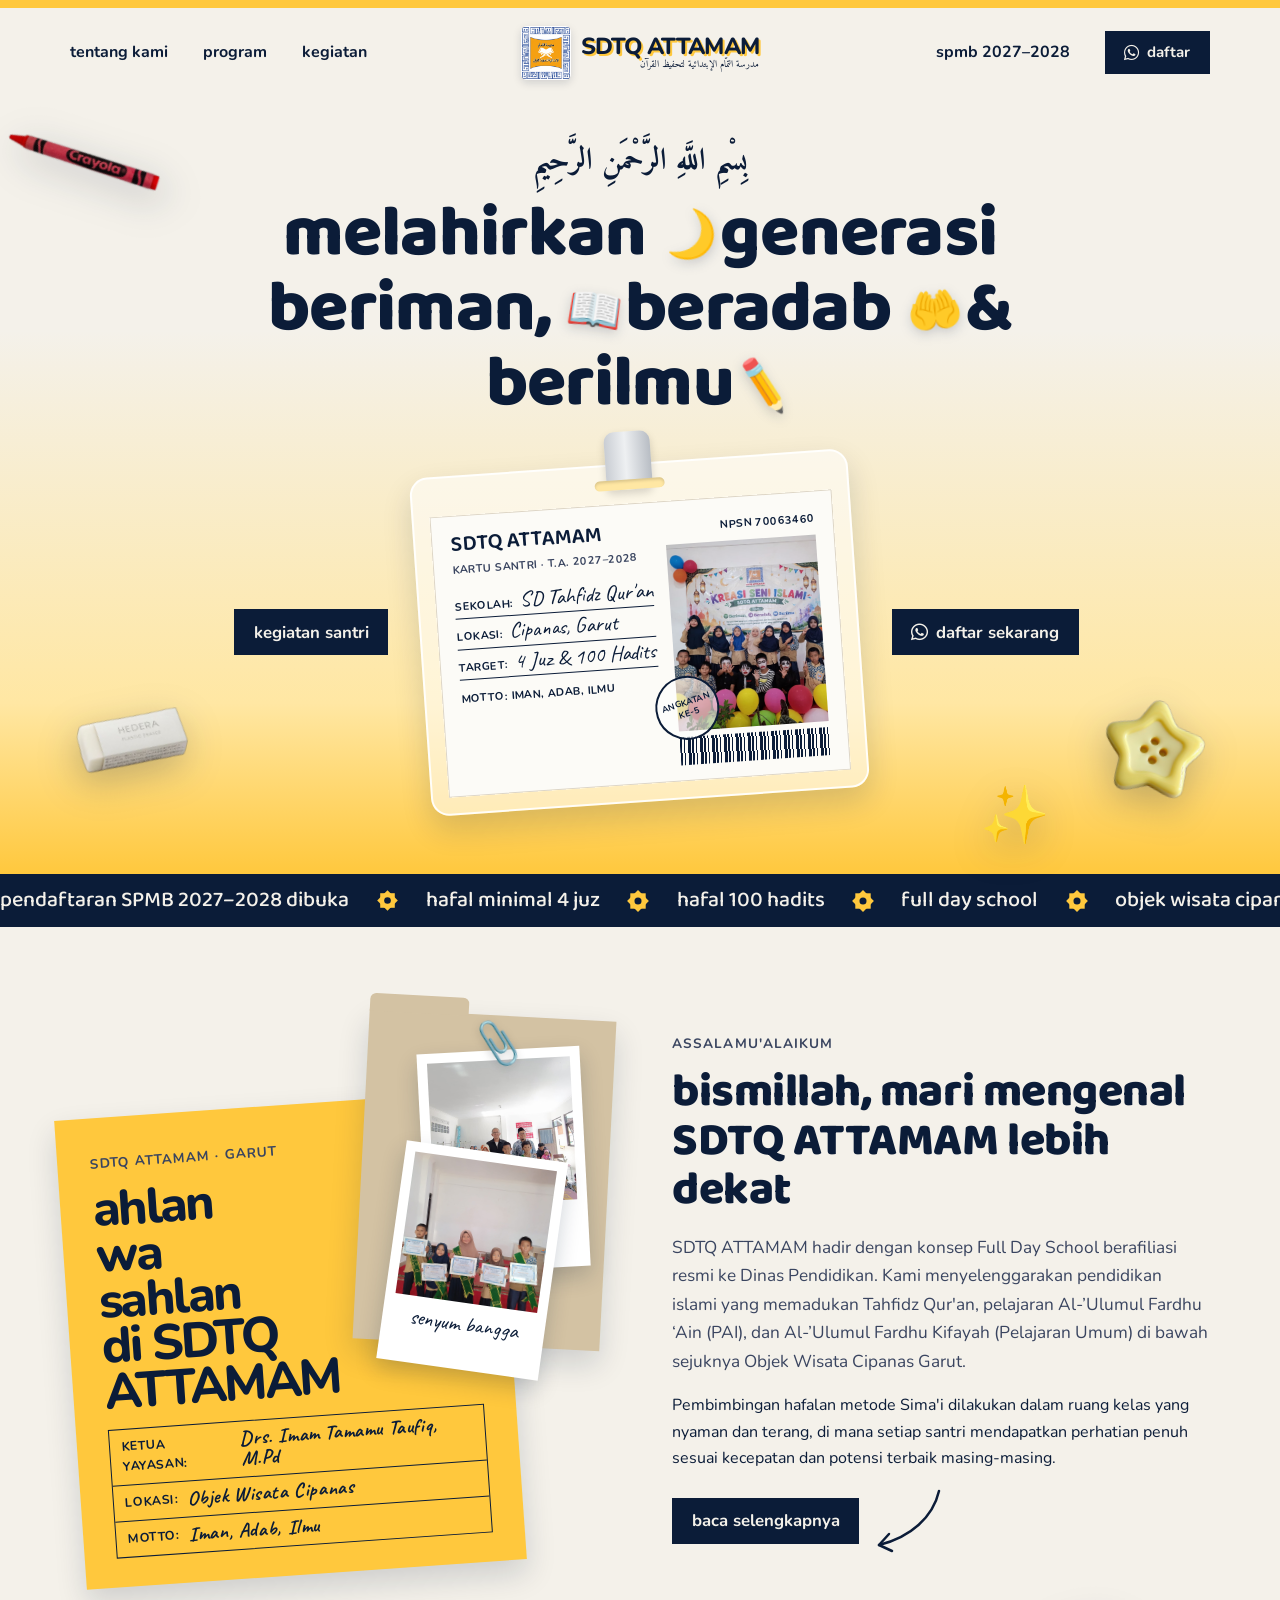
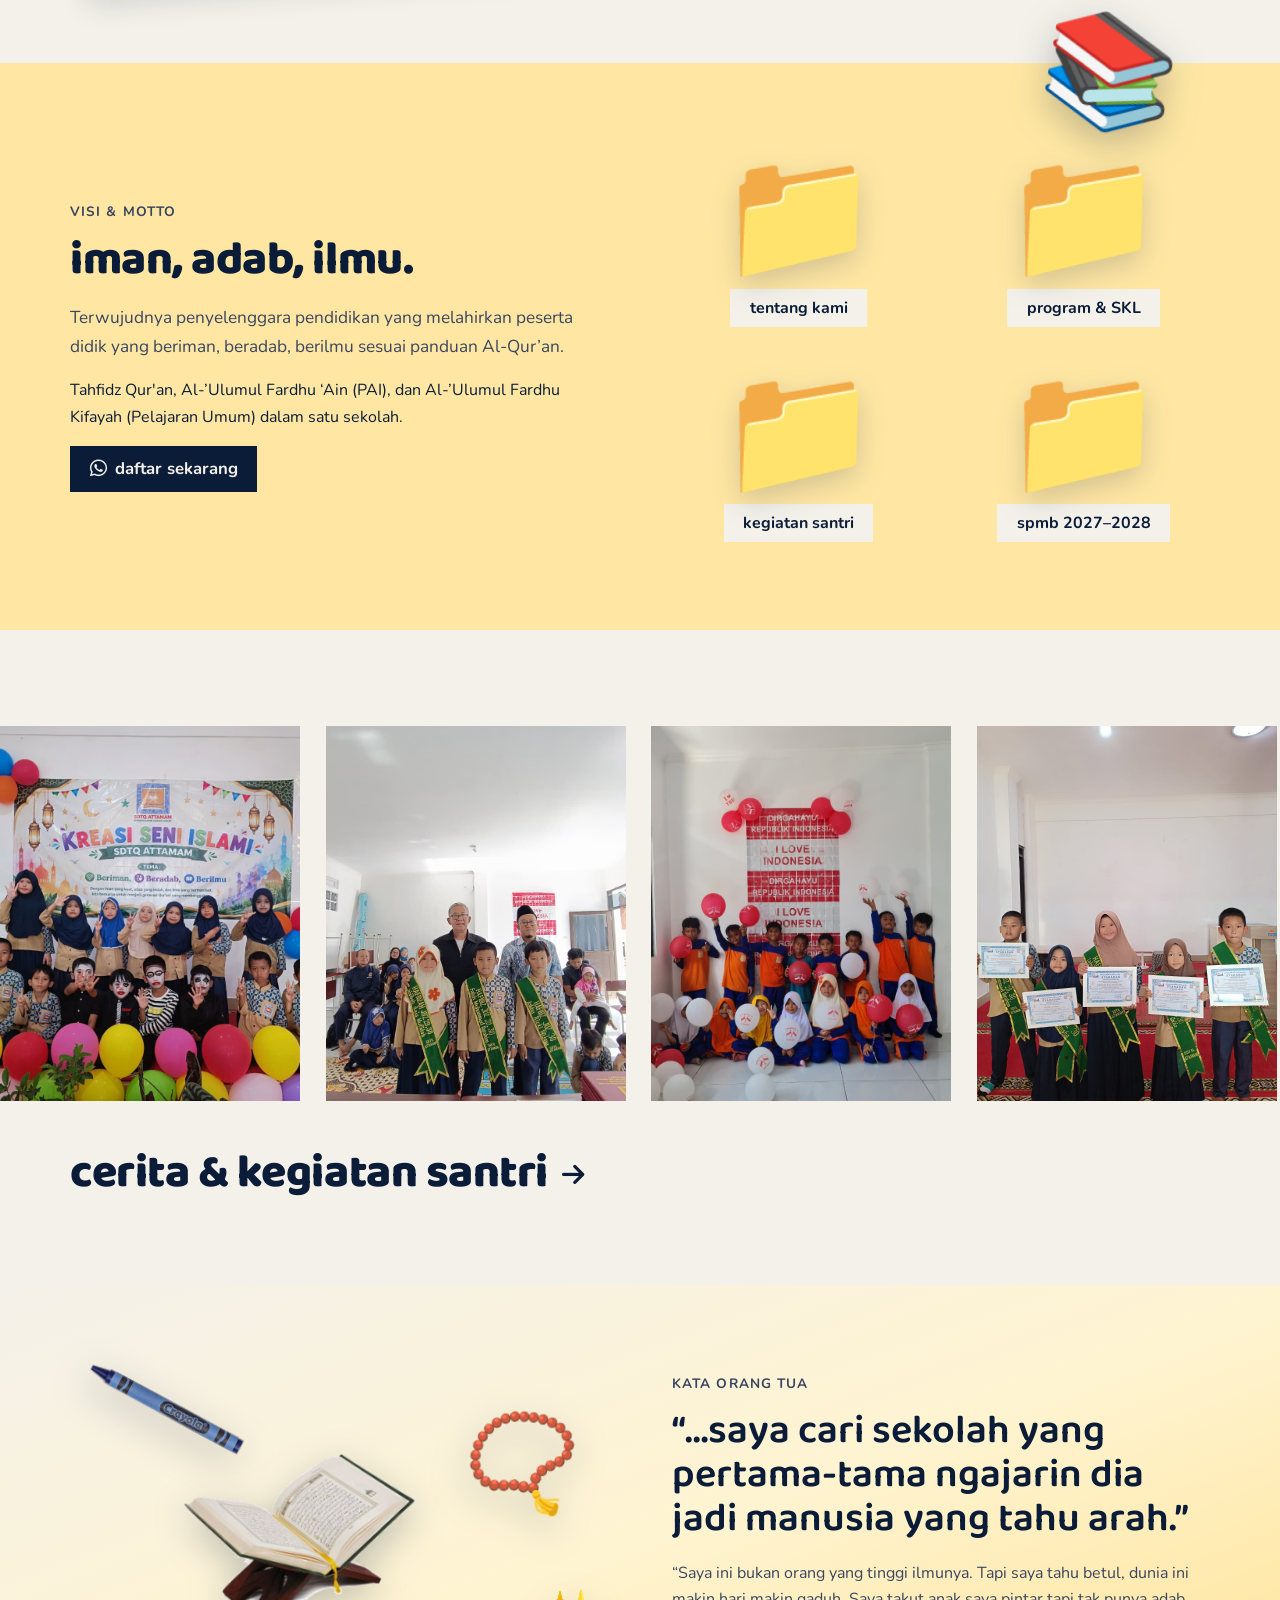
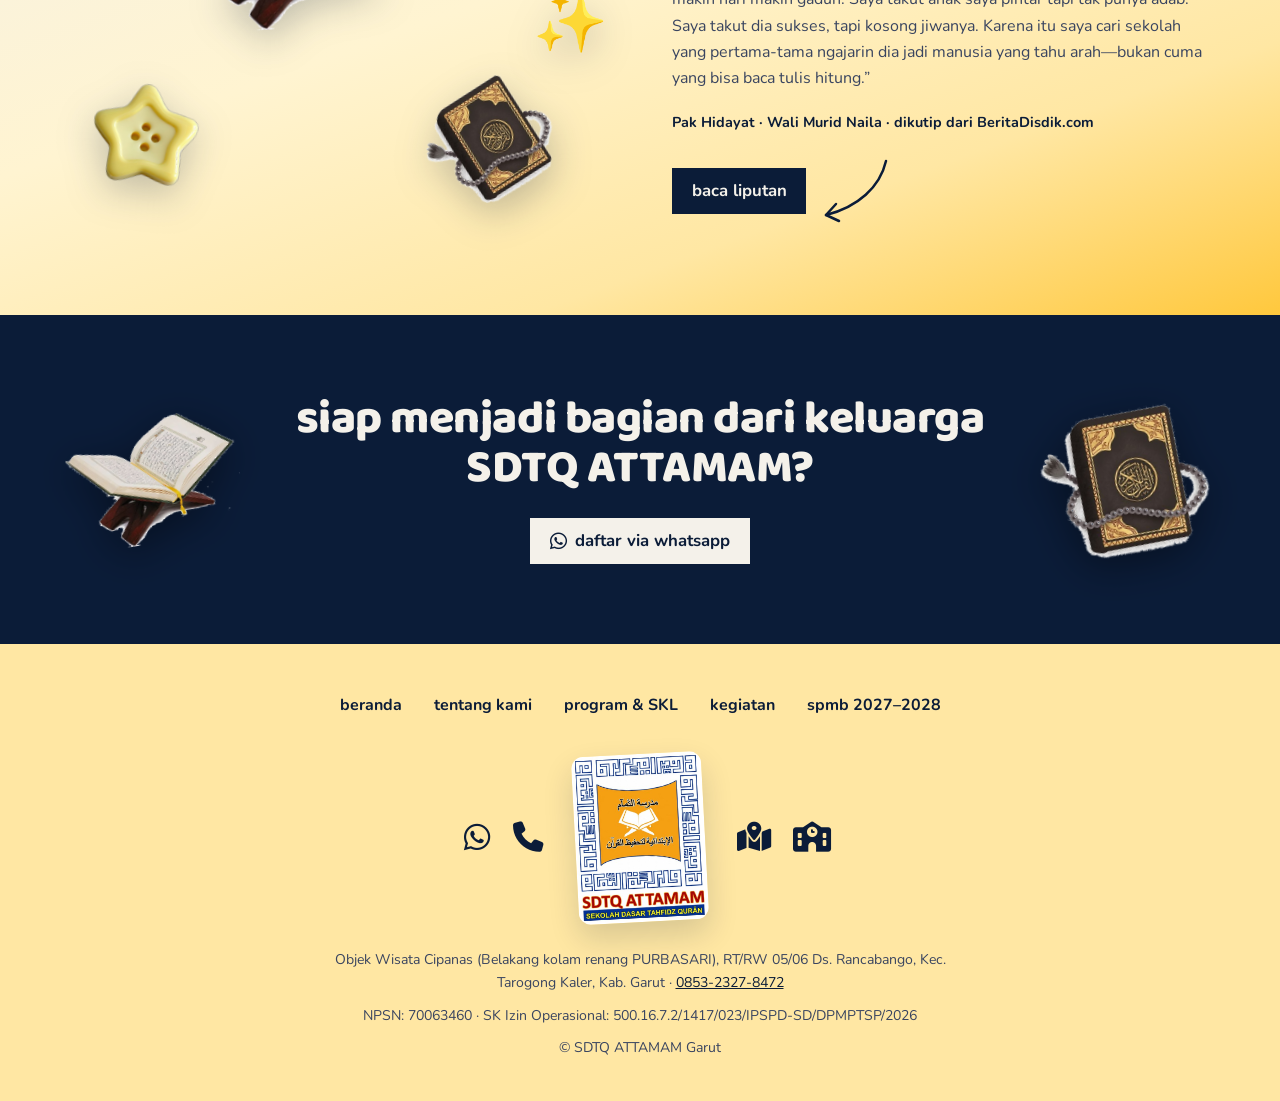
<file: index.html>
<!DOCTYPE html>
<html lang="id">
<head>
    <meta charset="UTF-8">
    <meta name="viewport" content="width=device-width, initial-scale=1.0, viewport-fit=cover">
    <title>SDTQ ATTAMAM — Sekolah Dasar Tahfidz Qur’an Garut</title>
    <meta name="description" content="Sekolah Dasar Tahfidz Qur’an (SDTQ) ATTAMAM Garut. Pendidikan unggulan berbasis Aqidah Sohihah, Adab Hasanah, dan Hafalan Al-Qur'an. Full Day School T.A. 2027-2028.">
    <meta name="theme-color" content="#0B1C38">
    <link rel="icon" type="image/png" href="images/favicon-sdtq-attamam.png">
    <link rel="apple-touch-icon" href="images/apple-touch-icon-sdtq-attamam.png">
    <meta property="og:type" content="website">
    <meta property="og:url" content="https://sdtq-attamam.com/">
    <meta property="og:title" content="SDTQ ATTAMAM Garut — Sekolah Dasar Tahfidz Qur'an">
    <meta property="og:description" content="Full Day School berbasis Aqidah Sohihah, Adab Hasanah, dan Hafalan Al-Qur'an di Cipanas Garut. Pendaftaran SPMB T.A. 2027-2028 dibuka.">
    <meta property="og:image" content="https://sdtq-attamam.com/images/og-image.jpg">
    <meta property="og:image:width" content="1200">
    <meta property="og:image:height" content="630">
    <meta property="og:locale" content="id_ID">
    <meta name="twitter:card" content="summary_large_image">
    <link rel="preconnect" href="https://fonts.googleapis.com">
    <link rel="preconnect" href="https://fonts.gstatic.com" crossorigin>
    <link href="https://fonts.googleapis.com/css2?family=Amiri:wght@400;700&family=Caveat:wght@500;700&family=Baloo+2:wght@500;600;700;800&family=Nunito:wght@400;600;700;800;900&display=swap" rel="stylesheet">
    <link rel="stylesheet" href="https://cdnjs.cloudflare.com/ajax/libs/font-awesome/6.4.0/css/all.min.css">
    <link rel="stylesheet" href="styles.css?v=6.2">
</head>
<body>

    <div class="garis-atas"></div>
    <header class="nav">
        <div class="wrap nav__isi">
            <a class="merek" href="index.html">
                <img src="images/logo-sdtq-attamam.png" alt="" width="167" height="180">
                <span class="merek__nama">SDTQ ATTAMAM<small lang="ar" dir="rtl">مدرسة التمّام الإبتدائية لتحفيظ القرآن</small></span>
            </a>
            <nav id="navTautan" aria-label="Menu utama">
                <div class="nav__grup nav__grup--kiri">
                    <a href="tentang.html">tentang kami</a>
                    <a href="program.html">program</a>
                    <a href="kegiatan.html">kegiatan</a>
                </div>
                <div class="nav__grup nav__grup--kanan">
                    <a href="spmb.html">spmb 2027–2028</a>
                    <a class="btn btn--wa" href="https://wa.me/6285323278472?text=Assalamu%27alaikum%2C%20saya%20ingin%20mendaftar%20SPMB%20SDTQ%20ATTAMAM" target="_blank" rel="noopener"><i class="fab fa-whatsapp"></i> daftar</a>
                </div>
            </nav>
            <button class="nav__burger" id="navBurger" aria-label="Menu" aria-expanded="false" aria-controls="navTautan">
                <span></span><span></span><span></span>
            </button>
        </div>
    </header>

    <main>

        <!-- HERO + KARTU SANTRI -->
        <section class="hero">
            <img class="stiker stiker--lebar" src="images/stickers/crayon_red.png" alt="" style="--t:1%;--l:2%;--w:120px;--r:-25deg">
            <img class="stiker stiker--lebar" src="images/stickers/star_button.png" alt="" style="--b:10%;--ka:6%;--w:100px;--r:14deg;--d:1.2s">
            <img class="stiker stiker--lebar" src="images/stickers/eraser.png" alt="" style="--b:12%;--l:6%;--w:110px;--r:12deg;--d:2s">
            <span class="stiker stiker--lebar ej" aria-hidden="true" style="--b:4%;--ka:18%;--w:56px;--d:.6s">✨</span>

            <div class="wrap">
                <p class="hero__arab arab" lang="ar" dir="rtl">بِسْمِ اللَّهِ الرَّحْمَنِ الرَّحِيمِ</p>
                <h1>melahirkan <span class="emo" aria-hidden="true" style="--r:-18deg">🌙</span>generasi beriman, <span class="emo" aria-hidden="true" style="--r:8deg">📖</span>beradab <span class="emo" aria-hidden="true" style="--r:-6deg">🤲</span>&amp; <span class="nowrap">berilmu<span class="emo" aria-hidden="true" style="--r:12deg">✏️</span></span></h1>

                <div class="hero__panggung">
                    <a class="btn" href="kegiatan.html">kegiatan santri</a>

                    <div class="idcard">
                        <div class="idcard__isi">
                            <div>
                                <p class="idcard__judul">SDTQ ATTAMAM</p>
                                <p class="idcard__ket">Kartu Santri · T.A. 2027–2028</p>
                                <dl>
                                    <div><dt>Sekolah:</dt><dd>SD Tahfidz Qur'an</dd></div>
                                    <div><dt>Lokasi:</dt><dd>Cipanas, Garut</dd></div>
                                    <div><dt>Target:</dt><dd>4 Juz &amp; 100 Hadits</dd></div>
                                </dl>
                                <p class="idcard__motto">Motto: Iman, Adab, Ilmu</p>
                            </div>
                            <div class="idcard__kanan">
                                <p class="idcard__no">NPSN 70063460</p>
                                <span class="idcard__stempel" aria-hidden="true">ANGKATAN<br>KE-5</span>
                                <img src="images/galeri_3.jpg" alt="Santri SDTQ ATTAMAM melambai di panggung Kreasi Seni Islami" width="1280" height="960">
                                <span class="idcard__barcode" aria-hidden="true"></span>
                            </div>
                        </div>
                    </div>

                    <a class="btn btn--wa" href="https://wa.me/6285323278472?text=Assalamu%27alaikum%2C%20saya%20ingin%20mendaftar%20SPMB%20SDTQ%20ATTAMAM" target="_blank" rel="noopener"><i class="fab fa-whatsapp"></i> daftar sekarang</a>
                </div>
            </div>
        </section>

        <div class="pita" aria-hidden="true">
            <div class="pita__t"><span>pendaftaran SPMB 2027–2028 dibuka<span class="pita__tanda">۞</span>hafal minimal 4 juz<span class="pita__tanda">۞</span>hafal 100 hadits<span class="pita__tanda">۞</span>full day school<span class="pita__tanda">۞</span>objek wisata cipanas garut<span class="pita__tanda">۞</span></span><span>pendaftaran SPMB 2027–2028 dibuka<span class="pita__tanda">۞</span>hafal minimal 4 juz<span class="pita__tanda">۞</span>hafal 100 hadits<span class="pita__tanda">۞</span>full day school<span class="pita__tanda">۞</span>objek wisata cipanas garut<span class="pita__tanda">۞</span></span></div>
        </div>

        <!-- SAMBUTAN -->
        <section class="seksi">
            <div class="wrap dua-kolom">
                <div class="kolase">
                    <div class="kolase__kertas">
                        <div>
                            <span class="label">SDTQ ATTAMAM · Garut</span>
                            <p class="kolase__sapa">ahlan wa sahlan di SDTQ ATTAMAM</p>
                        </div>
                        <dl class="kolase__form">
                            <div><dt>Ketua yayasan:</dt><dd>Drs. Imam Tamamu Taufiq, M.Pd</dd></div>
                            <div><dt>Lokasi:</dt><dd>Objek Wisata Cipanas</dd></div>
                            <div><dt>Motto:</dt><dd>Iman, Adab, Ilmu</dd></div>
                        </dl>
                    </div>
                    <div class="kolase__map">
                        <figure class="polaroid">
                            <span class="klip ej" aria-hidden="true">📎</span>
                            <img src="images/galeri_1.jpg" alt="Santri menerima selempang Hafidzah dan Hafidz Juz 30" width="1280" height="961" loading="lazy">
                            <figcaption>hafidz juz 30!</figcaption>
                        </figure>
                        <figure class="polaroid">
                            <img src="images/galeri_6.jpg" alt="Santri tersenyum memegang sertifikat hafalan" width="1200" height="1600" loading="lazy">
                            <figcaption>senyum bangga</figcaption>
                        </figure>
                    </div>
                </div>

                <div>
                    <span class="label">Assalamu'alaikum</span>
                    <h2>bismillah, mari mengenal SDTQ ATTAMAM lebih dekat</h2>
                    <p class="lead" style="margin-top:1.2rem">SDTQ ATTAMAM hadir dengan konsep Full Day School berafiliasi resmi ke Dinas Pendidikan. Kami menyelenggarakan pendidikan islami yang memadukan Tahfidz Qur'an, pelajaran Al-’Ulumul Fardhu ‘Ain (PAI), dan Al-’Ulumul Fardhu Kifayah (Pelajaran Umum) di bawah sejuknya Objek Wisata Cipanas Garut.</p>
                    <p>Pembimbingan hafalan metode Sima'i dilakukan dalam ruang kelas yang nyaman dan terang, di mana setiap santri mendapatkan perhatian penuh sesuai kecepatan dan potensi terbaik masing-masing.</p>
                    <a class="btn" href="tentang.html">baca selengkapnya</a><svg class="panah" viewBox="0 0 74 70" fill="none" stroke="currentColor" stroke-width="2.5" stroke-linecap="round" stroke-linejoin="round" aria-hidden="true"><path d="M70 4 C 64 30 42 50 10 58"/><path d="M20 47 L10 58 L23 64"/></svg>
                </div>
            </div>
        </section>

        <!-- MAP MENUJU HALAMAN -->
        <section class="seksi seksi--kuning">
            <span class="stiker stiker--lebar ej" aria-hidden="true" style="--t:-46px;--ka:8%;--w:110px;--r:10deg">📚</span>
            <div class="wrap dua-kolom">
                <div>
                    <span class="label">Visi &amp; Motto</span>
                    <h2>iman, adab, ilmu.</h2>
                    <p class="lead" style="margin-top:1.2rem">Terwujudnya penyelenggara pendidikan yang melahirkan peserta didik yang beriman, beradab, berilmu sesuai panduan Al-Qur’an.</p>
                    <p>Tahfidz Qur'an, Al-’Ulumul Fardhu ‘Ain (PAI), dan Al-’Ulumul Fardhu Kifayah (Pelajaran Umum) dalam satu sekolah.</p>
                    <a class="btn btn--wa" href="https://wa.me/6285323278472?text=Assalamu%27alaikum%2C%20saya%20ingin%20mendaftar%20SPMB%20SDTQ%20ATTAMAM" target="_blank" rel="noopener"><i class="fab fa-whatsapp"></i> daftar sekarang</a>
                </div>
                <div class="map-grid">
                    <a class="map" href="tentang.html"><span class="ej" aria-hidden="true">📁</span><span>tentang kami</span></a>
                    <a class="map" href="program.html"><span class="ej" aria-hidden="true">📁</span><span>program &amp; SKL</span></a>
                    <a class="map" href="kegiatan.html"><span class="ej" aria-hidden="true">📁</span><span>kegiatan santri</span></a>
                    <a class="map" href="spmb.html"><span class="ej" aria-hidden="true">📁</span><span>spmb 2027–2028</span></a>
                </div>
            </div>
        </section>

        <!-- DERETAN FOTO -->
        <section class="seksi">
            <div class="deret" tabindex="0" aria-label="Foto kegiatan santri, geser ke samping">
                <img src="images/galeri_3.jpg" alt="Panggung Kreasi Seni Islami" width="1280" height="960" loading="lazy">
                <img src="images/galeri_1.jpg" alt="Apresiasi hafalan Juz 30" width="1280" height="961" loading="lazy">
                <img src="images/galeri_2.jpg" alt="Perayaan 17 Agustus" width="720" height="1280" loading="lazy">
                <img src="images/galeri_6.jpg" alt="Santri memegang sertifikat hafalan" width="1200" height="1600" loading="lazy">
                <img src="images/galeri_5.jpg" alt="Belajar di halaman sekolah" width="1280" height="960" loading="lazy">
                <img src="images/galeri_4.jpg" alt="Baris pagi di halaman sekolah" width="1280" height="960" loading="lazy">
            </div>
            <div class="wrap">
                <a class="judul-tautan" href="kegiatan.html"><h2>cerita &amp; kegiatan santri <i class="fas fa-arrow-right" aria-hidden="true"></i></h2></a>
            </div>
        </section>

        <!-- KUTIPAN WALI MURID -->
        <section class="seksi seksi--gradasi">
            <div class="wrap dua-kolom">
                <div class="gugus" aria-hidden="true">
                    <img class="stiker" src="images/stickers/quran_rehal.png" alt="" style="--t:16%;--l:20%;--w:250px;--r:-4deg">
                    <img class="stiker" src="images/stickers/crayon_blue.png" alt="" style="--t:2%;--l:2%;--w:170px;--r:28deg;--d:.8s">
                    <img class="stiker" src="images/stickers/quran_tasbih.png" alt="" style="--b:2%;--ka:10%;--w:130px;--r:-12deg;--d:1.5s">
                    <img class="stiker" src="images/stickers/star_button.png" alt="" style="--b:6%;--l:4%;--w:105px;--r:10deg;--d:2.2s">
                    <span class="stiker ej" aria-hidden="true" style="--t:6%;--ka:6%;--w:90px;--r:12deg;--d:.4s">📿</span>
                    <span class="stiker ej" aria-hidden="true" style="--t:48%;--ka:0%;--w:60px;--d:1s">✨</span>
                </div>
                <figure class="kutipan" style="margin:0">
                    <span class="label">Kata orang tua</span>
                    <blockquote>
                        <p class="kutipan__besar">“…saya cari sekolah yang pertama-tama ngajarin dia jadi manusia yang tahu arah.”</p>
                        <p class="kutipan__penuh">“Saya ini bukan orang yang tinggi ilmunya. Tapi saya tahu betul, dunia ini makin hari makin gaduh. Saya takut anak saya pintar tapi tak punya adab. Saya takut dia sukses, tapi kosong jiwanya. Karena itu saya cari sekolah yang pertama-tama ngajarin dia jadi manusia yang tahu arah—bukan cuma yang bisa baca tulis hitung.”</p>
                    </blockquote>
                    <figcaption>Pak Hidayat · Wali Murid Naila · dikutip dari BeritaDisdik.com</figcaption>
                    <a class="btn" href="https://beritadisdik.com/news/unggul/di-bawah-sejuknya-udara-di-halaman-sekolah-dasar-tahfidz-quran--sdtq-attamam-di-objek-wisata-cipanas-tarkal-garut" target="_blank" rel="noopener">baca liputan</a><svg class="panah" viewBox="0 0 74 70" fill="none" stroke="currentColor" stroke-width="2.5" stroke-linecap="round" stroke-linejoin="round" aria-hidden="true"><path d="M70 4 C 64 30 42 50 10 58"/><path d="M20 47 L10 58 L23 64"/></svg>
                </figure>
            </div>
        </section>

        <section class="ajakan">
            <div class="wrap ajakan__isi">
                <img src="images/stickers/quran_rehal.png" alt="">
                <div>
                    <h2>siap menjadi bagian dari keluarga SDTQ ATTAMAM?</h2>
                    <a class="btn btn--terang btn--wa" href="https://wa.me/6285323278472?text=Assalamu%27alaikum%2C%20saya%20ingin%20mendaftar%20SPMB%20SDTQ%20ATTAMAM" target="_blank" rel="noopener"><i class="fab fa-whatsapp"></i> daftar via whatsapp</a>
                </div>
                <img src="images/stickers/quran_tasbih.png" alt="">
            </div>
        </section>

    </main>

    <footer class="kaki">
        <div class="wrap">
            <nav class="kaki__nav" aria-label="Menu bawah">
                <a href="index.html">beranda</a>
                <a href="tentang.html">tentang kami</a>
                <a href="program.html">program &amp; SKL</a>
                <a href="kegiatan.html">kegiatan</a>
                <a href="spmb.html">spmb 2027–2028</a>
            </nav>
            <div class="kaki__tengah">
                <div class="kaki__ikon">
                    <a href="https://wa.me/6285323278472?text=Assalamu%27alaikum%2C%20saya%20ingin%20mendaftar%20SPMB%20SDTQ%20ATTAMAM" target="_blank" rel="noopener" aria-label="WhatsApp Panitia SPMB"><i class="fab fa-whatsapp"></i></a>
                    <a href="tel:+6285323278472" aria-label="Telepon 0853-2327-8472"><i class="fas fa-phone"></i></a>
                </div>
                <a class="kaki__logo" href="index.html">
                    <img src="images/logo-sdtq-attamam-full.jpg" alt="Logo SDTQ ATTAMAM, Sekolah Dasar Tahfidz Qurān" width="464" height="600" loading="lazy">
                </a>
                <div class="kaki__ikon">
                    <a href="https://maps.app.goo.gl/VsmUSFrKCvpzm6Zo8" target="_blank" rel="noopener" aria-label="Lokasi di Google Maps"><i class="fas fa-map-location-dot"></i></a>
                    <a href="spmb.html" aria-label="Info SPMB 2027–2028"><i class="fas fa-school"></i></a>
                </div>
            </div>
            <p>Objek Wisata Cipanas (Belakang kolam renang PURBASARI), RT/RW 05/06 Ds. Rancabango, Kec. Tarogong Kaler, Kab. Garut · <a href="tel:+6285323278472">0853-2327-8472</a></p>
            <p>NPSN: 70063460 · SK Izin Operasional: 500.16.7.2/1417/023/IPSPD-SD/DPMPTSP/2026</p>
            <p class="kaki__hak">© SDTQ ATTAMAM Garut</p>
        </div>
    </footer>

    <script src="script.js?v=3.0"></script>
</body>
</html>
</file>
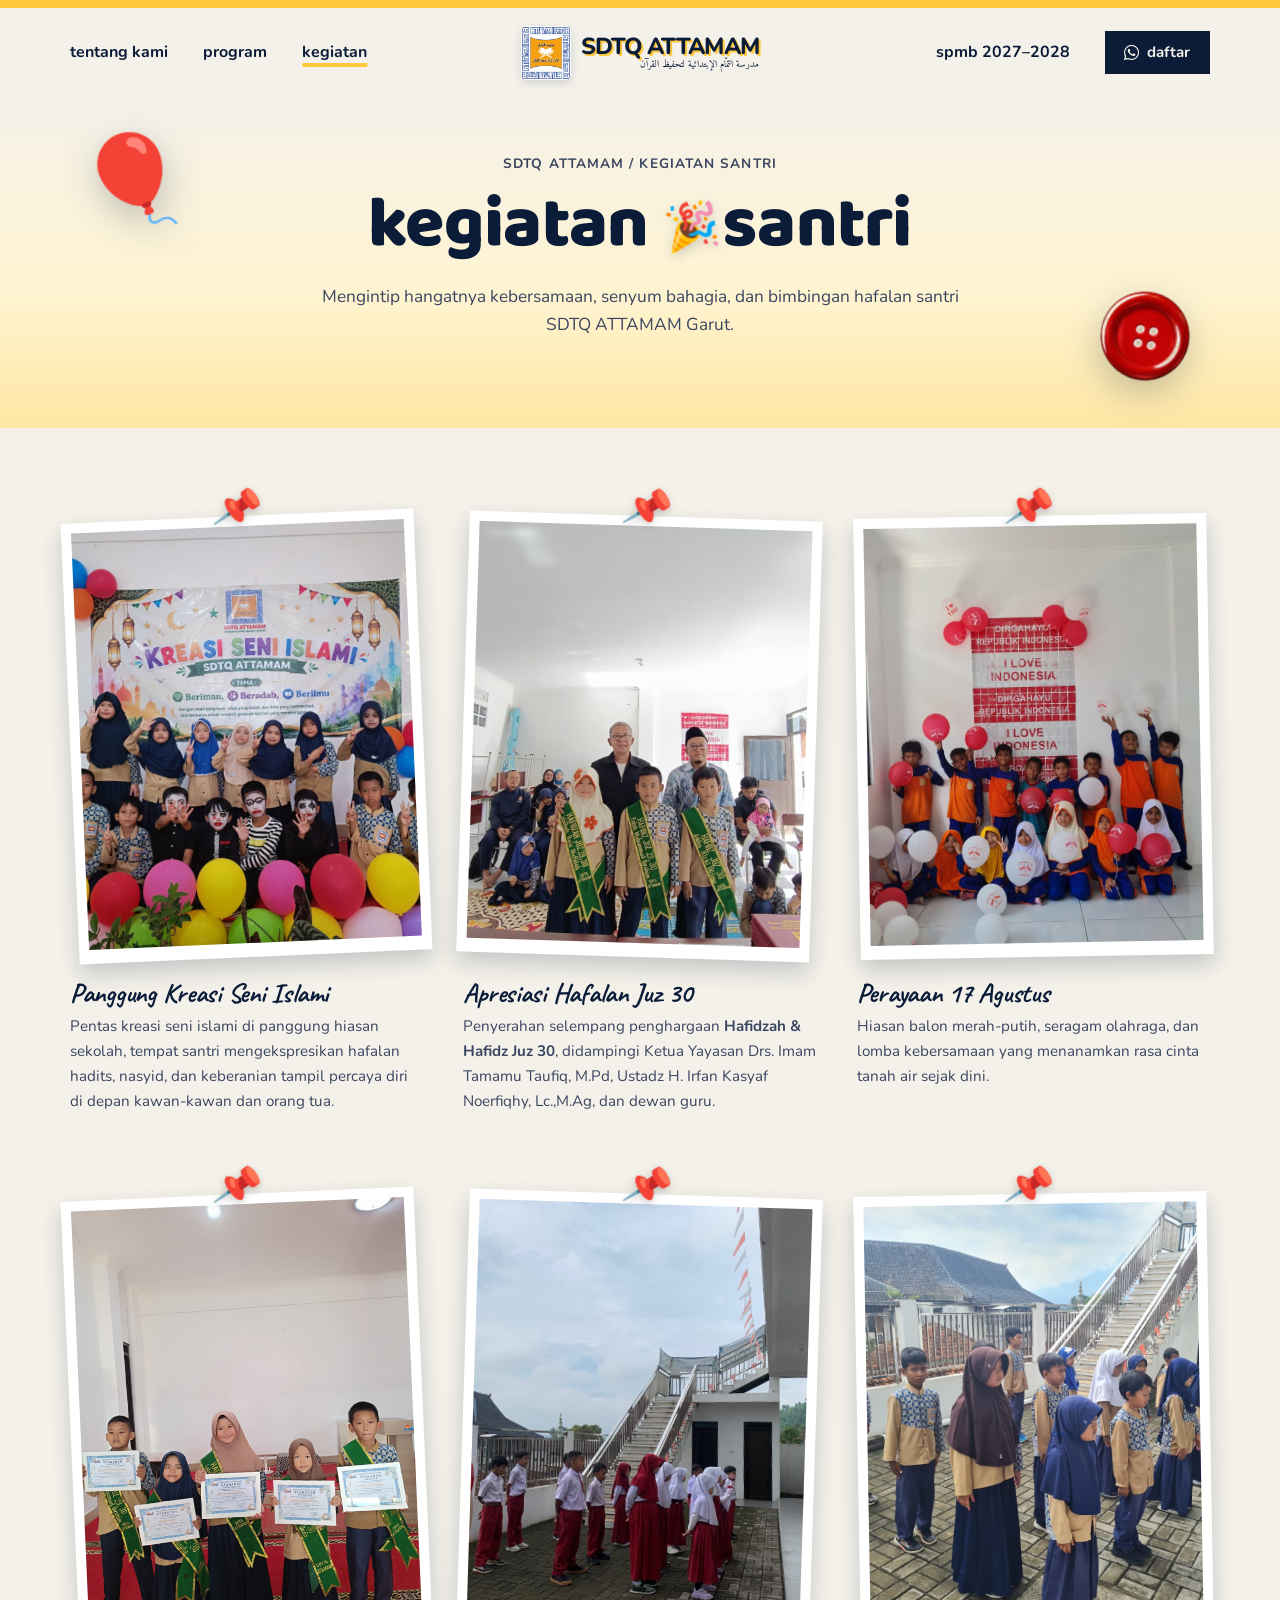
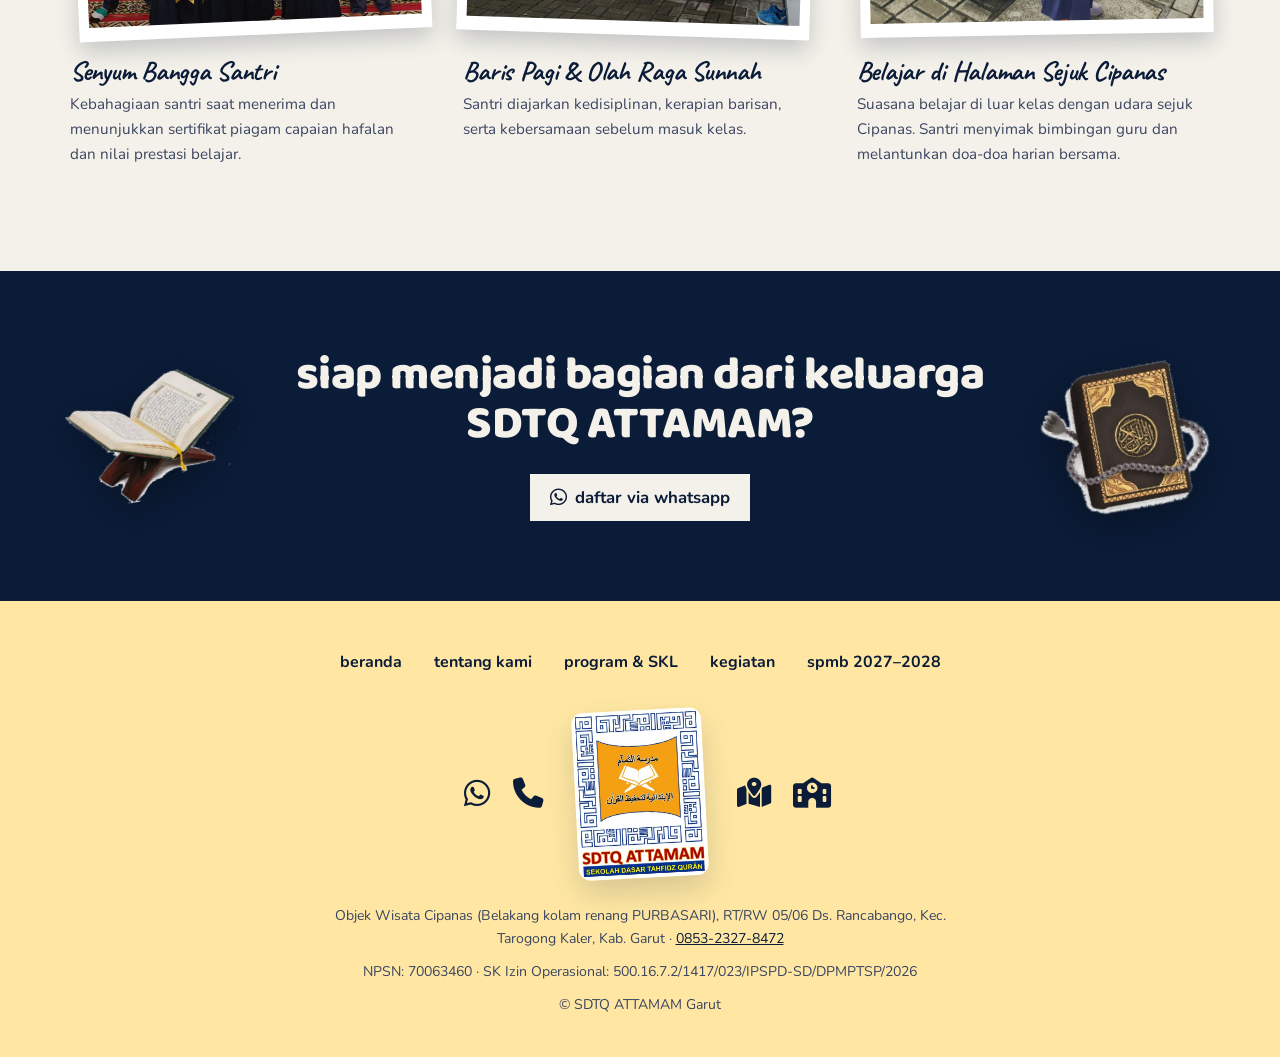
<file: kegiatan.html>
<!DOCTYPE html>
<html lang="id">
<head>
    <meta charset="UTF-8">
    <meta name="viewport" content="width=device-width, initial-scale=1.0, viewport-fit=cover">
    <title>Kegiatan Santri · SDTQ ATTAMAM Garut</title>
    <meta name="description" content="Cerita dan dokumentasi kegiatan santri SDTQ ATTAMAM Garut.">
    <meta name="theme-color" content="#0B1C38">
    <link rel="icon" type="image/png" href="images/favicon-sdtq-attamam.png">
    <link rel="apple-touch-icon" href="images/apple-touch-icon-sdtq-attamam.png">
    <meta property="og:type" content="website">
    <meta property="og:url" content="https://sdtq-attamam.com/kegiatan.html">
    <meta property="og:title" content="Kegiatan Santri · SDTQ ATTAMAM Garut">
    <meta property="og:description" content="Cerita dan dokumentasi kegiatan santri SDTQ ATTAMAM Garut.">
    <meta property="og:image" content="https://sdtq-attamam.com/images/og-image.jpg">
    <meta property="og:image:width" content="1200">
    <meta property="og:image:height" content="630">
    <meta property="og:locale" content="id_ID">
    <meta name="twitter:card" content="summary_large_image">
    <link rel="preconnect" href="https://fonts.googleapis.com">
    <link rel="preconnect" href="https://fonts.gstatic.com" crossorigin>
    <link href="https://fonts.googleapis.com/css2?family=Amiri:wght@400;700&family=Caveat:wght@500;700&family=Baloo+2:wght@500;600;700;800&family=Nunito:wght@400;600;700;800;900&display=swap" rel="stylesheet">
    <link rel="stylesheet" href="https://cdnjs.cloudflare.com/ajax/libs/font-awesome/6.4.0/css/all.min.css">
    <link rel="stylesheet" href="styles.css?v=6.2">
</head>
<body>

    <div class="garis-atas"></div>
    <header class="nav">
        <div class="wrap nav__isi">
            <a class="merek" href="index.html">
                <img src="images/logo-sdtq-attamam.png" alt="" width="167" height="180">
                <span class="merek__nama">SDTQ ATTAMAM<small lang="ar" dir="rtl">مدرسة التمّام الإبتدائية لتحفيظ القرآن</small></span>
            </a>
            <nav id="navTautan" aria-label="Menu utama">
                <div class="nav__grup nav__grup--kiri">
                    <a href="tentang.html">tentang kami</a>
                    <a href="program.html">program</a>
                    <a href="kegiatan.html" aria-current="page">kegiatan</a>
                </div>
                <div class="nav__grup nav__grup--kanan">
                    <a href="spmb.html">spmb 2027–2028</a>
                    <a class="btn btn--wa" href="https://wa.me/6285323278472?text=Assalamu%27alaikum%2C%20saya%20ingin%20mendaftar%20SPMB%20SDTQ%20ATTAMAM" target="_blank" rel="noopener"><i class="fab fa-whatsapp"></i> daftar</a>
                </div>
            </nav>
            <button class="nav__burger" id="navBurger" aria-label="Menu" aria-expanded="false" aria-controls="navTautan">
                <span></span><span></span><span></span>
            </button>
        </div>
    </header>

    <main>
        <section class="kepala-halaman">
            <span class="stiker stiker--lebar ej" aria-hidden="true" style="--t:12%;--l:6%;--w:90px;--r:-10deg">🎈</span>
            <img class="stiker stiker--lebar" src="images/stickers/button_red.png" alt="" style="--b:14%;--ka:7%;--w:90px;--r:10deg;--d:1s">
            <div class="wrap">
                <span class="label">SDTQ ATTAMAM / kegiatan santri</span>
                <h1>kegiatan <span class="emo" aria-hidden="true" style="--r:-8deg">🎉</span>santri</h1>
                <p class="lead">Mengintip hangatnya kebersamaan, senyum bahagia, dan bimbingan hafalan santri SDTQ ATTAMAM Garut.</p>
            </div>
        </section>

        <section class="seksi">
            <div class="wrap dinding">
                <figure>
                    <div class="polaroid">
                        <span class="klip ej" aria-hidden="true">📌</span>
                        <img src="images/galeri_3.jpg" alt="Santri melambai di panggung Kreasi Seni Islami" width="1280" height="960" loading="lazy">
                    </div>
                    <figcaption>
                        <h3>Panggung Kreasi Seni Islami</h3>
                        <p>Pentas kreasi seni islami di panggung hiasan sekolah, tempat santri mengekspresikan hafalan hadits, nasyid, dan keberanian tampil percaya diri di depan kawan-kawan dan orang tua.</p>
                    </figcaption>
                </figure>
                <figure>
                    <div class="polaroid">
                        <span class="klip ej" aria-hidden="true">📌</span>
                        <img src="images/galeri_1.jpg" alt="Santri mengenakan selempang Hafidzah dan Hafidz Juz 30 bersama Ketua Yayasan dan guru" width="1280" height="961" loading="lazy">
                    </div>
                    <figcaption>
                        <h3>Apresiasi Hafalan Juz 30</h3>
                        <p>Penyerahan selempang penghargaan <strong>Hafidzah &amp; Hafidz Juz 30</strong>, didampingi Ketua Yayasan Drs. Imam Tamamu Taufiq, M.Pd, Ustadz H. Irfan Kasyaf Noerfiqhy, Lc.,M.Ag, dan dewan guru.</p>
                    </figcaption>
                </figure>
                <figure>
                    <div class="polaroid">
                        <span class="klip ej" aria-hidden="true">📌</span>
                        <img src="images/galeri_2.jpg" alt="Santri merayakan 17 Agustus dengan balon merah-putih" width="720" height="1280" loading="lazy">
                    </div>
                    <figcaption>
                        <h3>Perayaan 17 Agustus</h3>
                        <p>Hiasan balon merah-putih, seragam olahraga, dan lomba kebersamaan yang menanamkan rasa cinta tanah air sejak dini.</p>
                    </figcaption>
                </figure>
                <figure>
                    <div class="polaroid">
                        <span class="klip ej" aria-hidden="true">📌</span>
                        <img src="images/galeri_6.jpg" alt="Santri tersenyum memegang sertifikat capaian hafalan" width="1200" height="1600" loading="lazy">
                    </div>
                    <figcaption>
                        <h3>Senyum Bangga Santri</h3>
                        <p>Kebahagiaan santri saat menerima dan menunjukkan sertifikat piagam capaian hafalan dan nilai prestasi belajar.</p>
                    </figcaption>
                </figure>
                <figure>
                    <div class="polaroid">
                        <span class="klip ej" aria-hidden="true">📌</span>
                        <img src="images/galeri_4.jpg" alt="Santri berbaris pagi di halaman sekolah" width="1280" height="960" loading="lazy">
                    </div>
                    <figcaption>
                        <h3>Baris Pagi &amp; Olah Raga Sunnah</h3>
                        <p>Santri diajarkan kedisiplinan, kerapian barisan, serta kebersamaan sebelum masuk kelas.</p>
                    </figcaption>
                </figure>
                <figure>
                    <div class="polaroid">
                        <span class="klip ej" aria-hidden="true">📌</span>
                        <img src="images/galeri_5.jpg" alt="Santri belajar bersama guru di halaman sekolah" width="1280" height="960" loading="lazy">
                    </div>
                    <figcaption>
                        <h3>Belajar di Halaman Sejuk Cipanas</h3>
                        <p>Suasana belajar di luar kelas dengan udara sejuk Cipanas. Santri menyimak bimbingan guru dan melantunkan doa-doa harian bersama.</p>
                    </figcaption>
                </figure>
            </div>
        </section>

        <section class="ajakan">
            <div class="wrap ajakan__isi">
                <img src="images/stickers/quran_rehal.png" alt="">
                <div>
                    <h2>siap menjadi bagian dari keluarga SDTQ ATTAMAM?</h2>
                    <a class="btn btn--terang btn--wa" href="https://wa.me/6285323278472?text=Assalamu%27alaikum%2C%20saya%20ingin%20mendaftar%20SPMB%20SDTQ%20ATTAMAM" target="_blank" rel="noopener"><i class="fab fa-whatsapp"></i> daftar via whatsapp</a>
                </div>
                <img src="images/stickers/quran_tasbih.png" alt="">
            </div>
        </section>

    </main>

    <footer class="kaki">
        <div class="wrap">
            <nav class="kaki__nav" aria-label="Menu bawah">
                <a href="index.html">beranda</a>
                <a href="tentang.html">tentang kami</a>
                <a href="program.html">program &amp; SKL</a>
                <a href="kegiatan.html">kegiatan</a>
                <a href="spmb.html">spmb 2027–2028</a>
            </nav>
            <div class="kaki__tengah">
                <div class="kaki__ikon">
                    <a href="https://wa.me/6285323278472?text=Assalamu%27alaikum%2C%20saya%20ingin%20mendaftar%20SPMB%20SDTQ%20ATTAMAM" target="_blank" rel="noopener" aria-label="WhatsApp Panitia SPMB"><i class="fab fa-whatsapp"></i></a>
                    <a href="tel:+6285323278472" aria-label="Telepon 0853-2327-8472"><i class="fas fa-phone"></i></a>
                </div>
                <a class="kaki__logo" href="index.html">
                    <img src="images/logo-sdtq-attamam-full.jpg" alt="Logo SDTQ ATTAMAM, Sekolah Dasar Tahfidz Qurān" width="464" height="600" loading="lazy">
                </a>
                <div class="kaki__ikon">
                    <a href="https://maps.app.goo.gl/VsmUSFrKCvpzm6Zo8" target="_blank" rel="noopener" aria-label="Lokasi di Google Maps"><i class="fas fa-map-location-dot"></i></a>
                    <a href="spmb.html" aria-label="Info SPMB 2027–2028"><i class="fas fa-school"></i></a>
                </div>
            </div>
            <p>Objek Wisata Cipanas (Belakang kolam renang PURBASARI), RT/RW 05/06 Ds. Rancabango, Kec. Tarogong Kaler, Kab. Garut · <a href="tel:+6285323278472">0853-2327-8472</a></p>
            <p>NPSN: 70063460 · SK Izin Operasional: 500.16.7.2/1417/023/IPSPD-SD/DPMPTSP/2026</p>
            <p class="kaki__hak">© SDTQ ATTAMAM Garut</p>
        </div>
    </footer>

    <script src="script.js?v=3.0"></script>
</body>
</html>
</file>
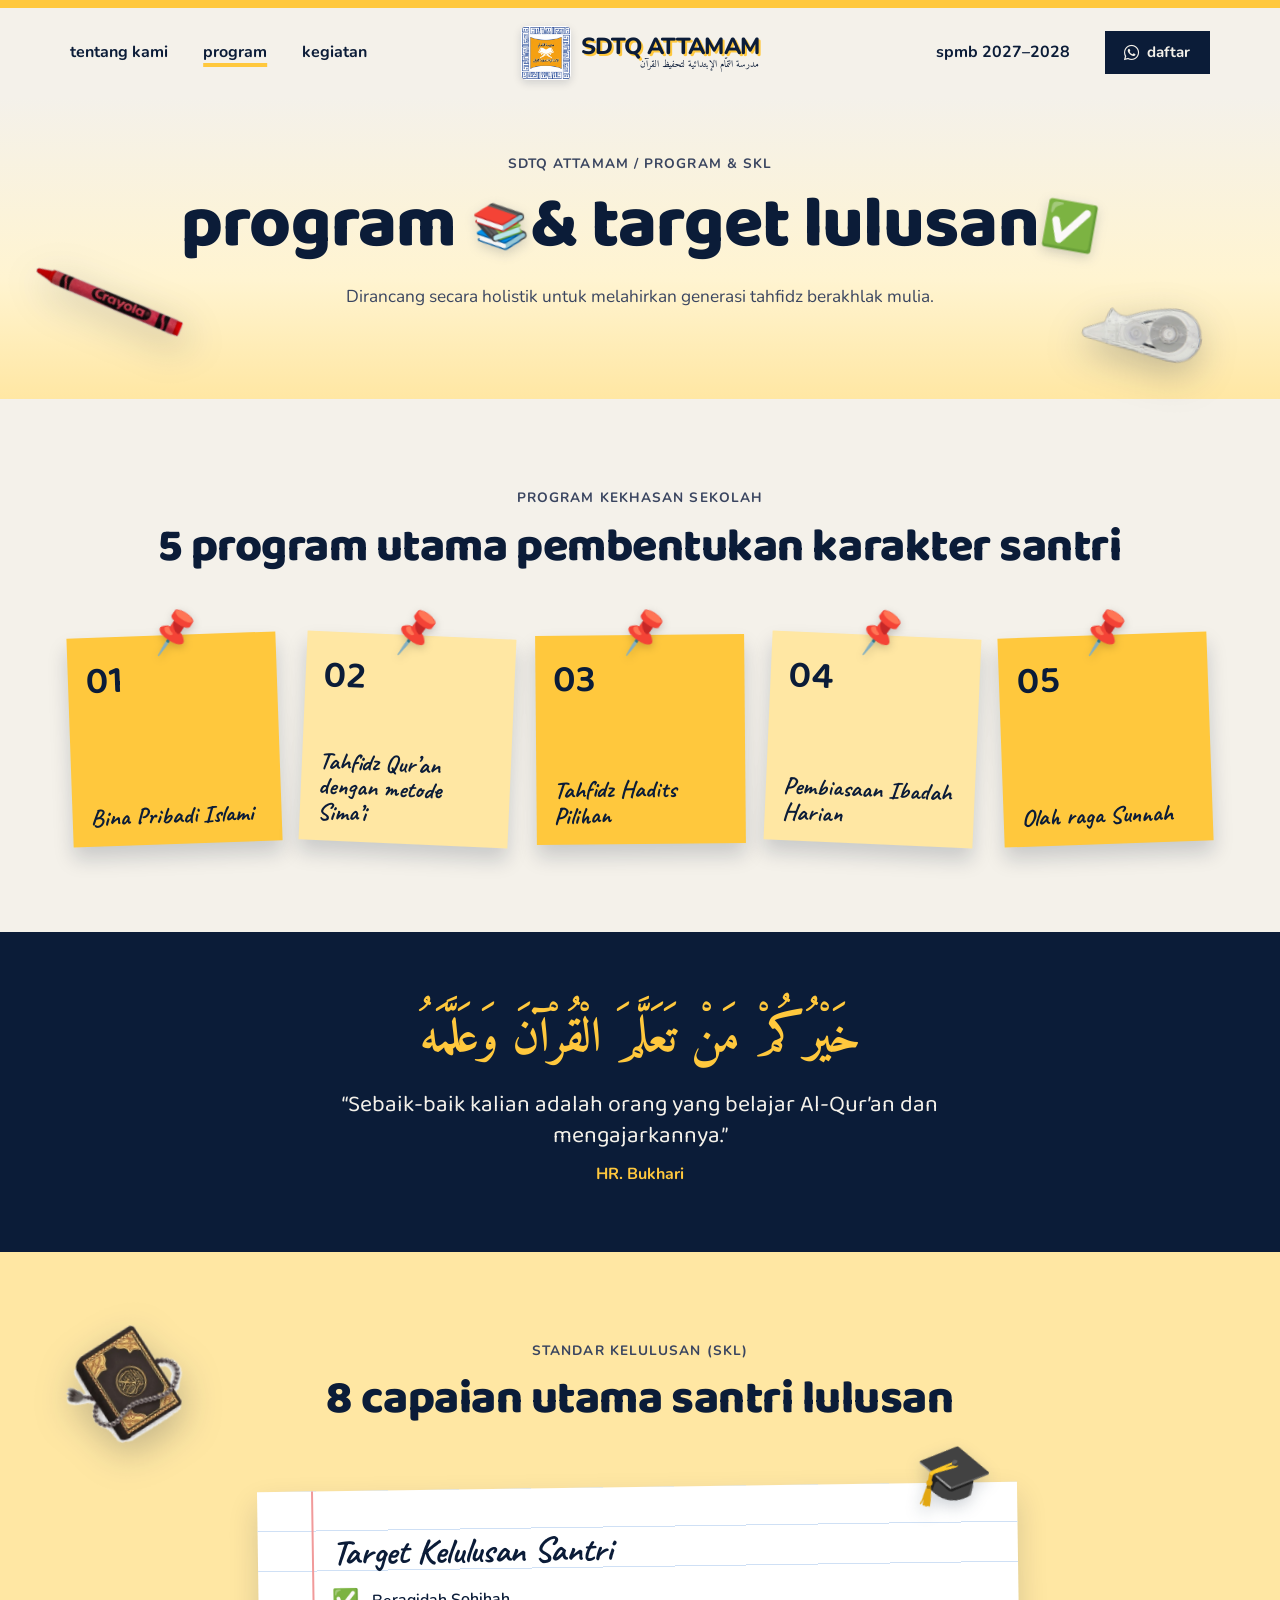
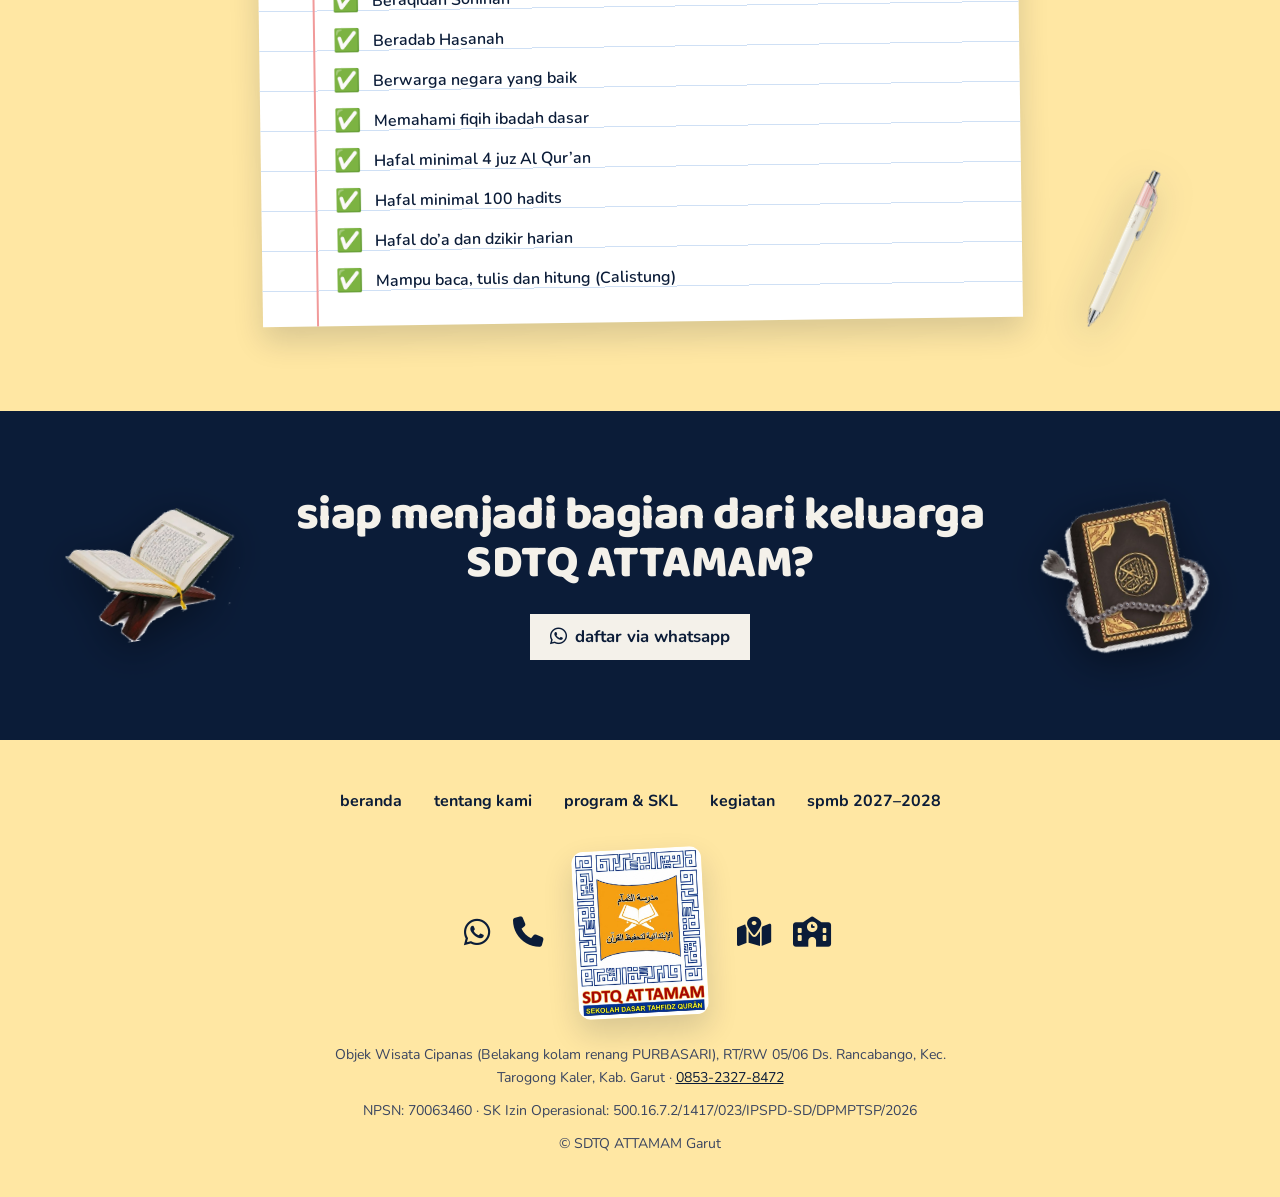
<file: program.html>
<!DOCTYPE html>
<html lang="id">
<head>
    <meta charset="UTF-8">
    <meta name="viewport" content="width=device-width, initial-scale=1.0, viewport-fit=cover">
    <title>Program & SKL · SDTQ ATTAMAM Garut</title>
    <meta name="description" content="5 program kekhasan dan 8 target kelulusan (SKL) santri SDTQ ATTAMAM Garut.">
    <meta name="theme-color" content="#0B1C38">
    <link rel="icon" type="image/png" href="images/favicon-sdtq-attamam.png">
    <link rel="apple-touch-icon" href="images/apple-touch-icon-sdtq-attamam.png">
    <meta property="og:type" content="website">
    <meta property="og:url" content="https://sdtq-attamam.com/program.html">
    <meta property="og:title" content="Program & SKL · SDTQ ATTAMAM Garut">
    <meta property="og:description" content="5 program kekhasan dan 8 target kelulusan (SKL) santri SDTQ ATTAMAM Garut.">
    <meta property="og:image" content="https://sdtq-attamam.com/images/og-image.jpg">
    <meta property="og:image:width" content="1200">
    <meta property="og:image:height" content="630">
    <meta property="og:locale" content="id_ID">
    <meta name="twitter:card" content="summary_large_image">
    <link rel="preconnect" href="https://fonts.googleapis.com">
    <link rel="preconnect" href="https://fonts.gstatic.com" crossorigin>
    <link href="https://fonts.googleapis.com/css2?family=Amiri:wght@400;700&family=Caveat:wght@500;700&family=Baloo+2:wght@500;600;700;800&family=Nunito:wght@400;600;700;800;900&display=swap" rel="stylesheet">
    <link rel="stylesheet" href="https://cdnjs.cloudflare.com/ajax/libs/font-awesome/6.4.0/css/all.min.css">
    <link rel="stylesheet" href="styles.css?v=6.2">
</head>
<body>

    <div class="garis-atas"></div>
    <header class="nav">
        <div class="wrap nav__isi">
            <a class="merek" href="index.html">
                <img src="images/logo-sdtq-attamam.png" alt="" width="167" height="180">
                <span class="merek__nama">SDTQ ATTAMAM<small lang="ar" dir="rtl">مدرسة التمّام الإبتدائية لتحفيظ القرآن</small></span>
            </a>
            <nav id="navTautan" aria-label="Menu utama">
                <div class="nav__grup nav__grup--kiri">
                    <a href="tentang.html">tentang kami</a>
                    <a href="program.html" aria-current="page">program</a>
                    <a href="kegiatan.html">kegiatan</a>
                </div>
                <div class="nav__grup nav__grup--kanan">
                    <a href="spmb.html">spmb 2027–2028</a>
                    <a class="btn btn--wa" href="https://wa.me/6285323278472?text=Assalamu%27alaikum%2C%20saya%20ingin%20mendaftar%20SPMB%20SDTQ%20ATTAMAM" target="_blank" rel="noopener"><i class="fab fa-whatsapp"></i> daftar</a>
                </div>
            </nav>
            <button class="nav__burger" id="navBurger" aria-label="Menu" aria-expanded="false" aria-controls="navTautan">
                <span></span><span></span><span></span>
            </button>
        </div>
    </header>

    <main>
        <section class="kepala-halaman">
            <img class="stiker stiker--lebar" src="images/stickers/crayon_red.png" alt="" style="--b:14%;--l:4%;--w:120px;--r:-20deg">
            <img class="stiker stiker--lebar" src="images/stickers/tape.png" alt="" style="--b:14%;--ka:6%;--w:120px;--r:10deg;--d:1s">
            <div class="wrap">
                <span class="label">SDTQ ATTAMAM / program &amp; SKL</span>
                <h1>program <span class="emo" aria-hidden="true" style="--r:-8deg">📚</span>&amp; target <span class="nowrap">lulusan<span class="emo" aria-hidden="true" style="--r:10deg">✅</span></span></h1>
                <p class="lead">Dirancang secara holistik untuk melahirkan generasi tahfidz berakhlak mulia.</p>
            </div>
        </section>

        <!-- 5 PROGRAM KEKHASAN -->
        <section class="seksi">
            <div class="wrap">
                <div class="tengah" style="margin-bottom:4rem">
                    <span class="label">Program kekhasan sekolah</span>
                    <h2>5 program utama pembentukan karakter santri</h2>
                </div>
                <ol class="tempel">
                    <li><span class="klip ej" aria-hidden="true">📌</span><span class="tempel__no">01</span><span class="tempel__teks">Bina Pribadi Islami</span></li>
                    <li><span class="klip ej" aria-hidden="true">📌</span><span class="tempel__no">02</span><span class="tempel__teks">Tahfidz Qur’an dengan metode Sima’i</span></li>
                    <li><span class="klip ej" aria-hidden="true">📌</span><span class="tempel__no">03</span><span class="tempel__teks">Tahfidz Hadits Pilihan</span></li>
                    <li><span class="klip ej" aria-hidden="true">📌</span><span class="tempel__no">04</span><span class="tempel__teks">Pembiasaan Ibadah Harian</span></li>
                    <li><span class="klip ej" aria-hidden="true">📌</span><span class="tempel__no">05</span><span class="tempel__teks">Olah raga Sunnah</span></li>
                </ol>
            </div>
        </section>

        <aside class="ayat">
            <p class="ayat__arab" lang="ar" dir="rtl">خَيْرُكُمْ مَنْ تَعَلَّمَ الْقُرْآنَ وَعَلَّمَهُ</p>
            <p class="ayat__arti">“Sebaik-baik kalian adalah orang yang belajar Al-Qur’an dan mengajarkannya.”</p>
            <p class="ayat__sumber">HR. Bukhari</p>
        </aside>

        <!-- 8 SKL -->
        <section class="seksi seksi--kuning">
            <img class="stiker stiker--lebar" src="images/stickers/quran_tasbih.png" alt="" style="--t:10%;--l:5%;--w:120px;--r:-12deg">
            <img class="stiker stiker--lebar" src="images/stickers/pen_white.png" alt="" style="--b:10%;--ka:7%;--w:130px;--r:24deg;--d:1.4s">
            <div class="wrap">
                <div class="tengah" style="margin-bottom:4rem">
                    <span class="label">Standar kelulusan (SKL)</span>
                    <h2>8 capaian utama santri lulusan</h2>
                </div>
                <div class="buku">
                    <span class="ikon ej" aria-hidden="true">🎓</span>
                    <h3>Target Kelulusan Santri</h3>
                    <ul>
                        <li><span class="ej" aria-hidden="true">✅</span> Beraqidah Sohihah</li>
                        <li><span class="ej" aria-hidden="true">✅</span> Beradab Hasanah</li>
                        <li><span class="ej" aria-hidden="true">✅</span> Berwarga negara yang baik</li>
                        <li><span class="ej" aria-hidden="true">✅</span> Memahami fiqih ibadah dasar</li>
                        <li><span class="ej" aria-hidden="true">✅</span> Hafal minimal 4 juz Al Qur’an</li>
                        <li><span class="ej" aria-hidden="true">✅</span> Hafal minimal 100 hadits</li>
                        <li><span class="ej" aria-hidden="true">✅</span> Hafal do’a dan dzikir harian</li>
                        <li><span class="ej" aria-hidden="true">✅</span> Mampu baca, tulis dan hitung (Calistung)</li>
                    </ul>
                </div>
            </div>
        </section>

        <section class="ajakan">
            <div class="wrap ajakan__isi">
                <img src="images/stickers/quran_rehal.png" alt="">
                <div>
                    <h2>siap menjadi bagian dari keluarga SDTQ ATTAMAM?</h2>
                    <a class="btn btn--terang btn--wa" href="https://wa.me/6285323278472?text=Assalamu%27alaikum%2C%20saya%20ingin%20mendaftar%20SPMB%20SDTQ%20ATTAMAM" target="_blank" rel="noopener"><i class="fab fa-whatsapp"></i> daftar via whatsapp</a>
                </div>
                <img src="images/stickers/quran_tasbih.png" alt="">
            </div>
        </section>

    </main>

    <footer class="kaki">
        <div class="wrap">
            <nav class="kaki__nav" aria-label="Menu bawah">
                <a href="index.html">beranda</a>
                <a href="tentang.html">tentang kami</a>
                <a href="program.html">program &amp; SKL</a>
                <a href="kegiatan.html">kegiatan</a>
                <a href="spmb.html">spmb 2027–2028</a>
            </nav>
            <div class="kaki__tengah">
                <div class="kaki__ikon">
                    <a href="https://wa.me/6285323278472?text=Assalamu%27alaikum%2C%20saya%20ingin%20mendaftar%20SPMB%20SDTQ%20ATTAMAM" target="_blank" rel="noopener" aria-label="WhatsApp Panitia SPMB"><i class="fab fa-whatsapp"></i></a>
                    <a href="tel:+6285323278472" aria-label="Telepon 0853-2327-8472"><i class="fas fa-phone"></i></a>
                </div>
                <a class="kaki__logo" href="index.html">
                    <img src="images/logo-sdtq-attamam-full.jpg" alt="Logo SDTQ ATTAMAM, Sekolah Dasar Tahfidz Qurān" width="464" height="600" loading="lazy">
                </a>
                <div class="kaki__ikon">
                    <a href="https://maps.app.goo.gl/VsmUSFrKCvpzm6Zo8" target="_blank" rel="noopener" aria-label="Lokasi di Google Maps"><i class="fas fa-map-location-dot"></i></a>
                    <a href="spmb.html" aria-label="Info SPMB 2027–2028"><i class="fas fa-school"></i></a>
                </div>
            </div>
            <p>Objek Wisata Cipanas (Belakang kolam renang PURBASARI), RT/RW 05/06 Ds. Rancabango, Kec. Tarogong Kaler, Kab. Garut · <a href="tel:+6285323278472">0853-2327-8472</a></p>
            <p>NPSN: 70063460 · SK Izin Operasional: 500.16.7.2/1417/023/IPSPD-SD/DPMPTSP/2026</p>
            <p class="kaki__hak">© SDTQ ATTAMAM Garut</p>
        </div>
    </footer>

    <script src="script.js?v=3.0"></script>
</body>
</html>
</file>
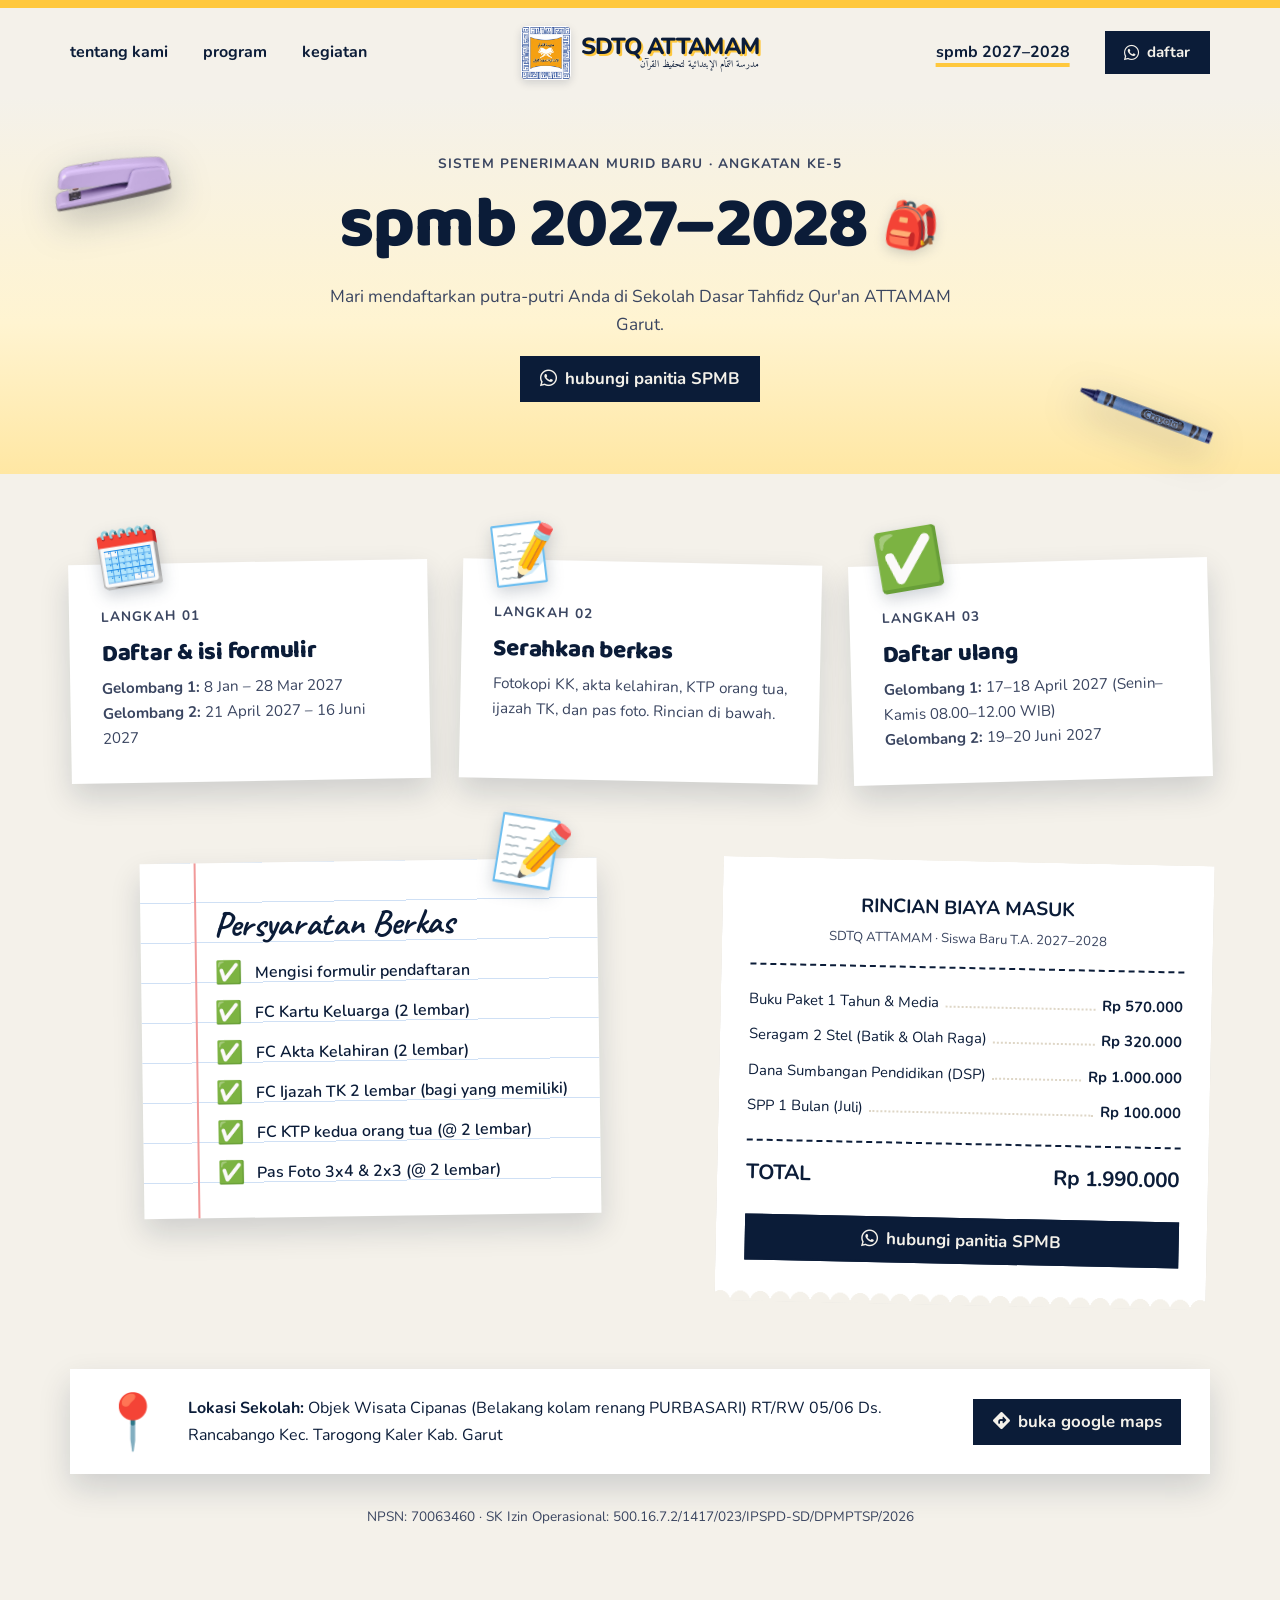
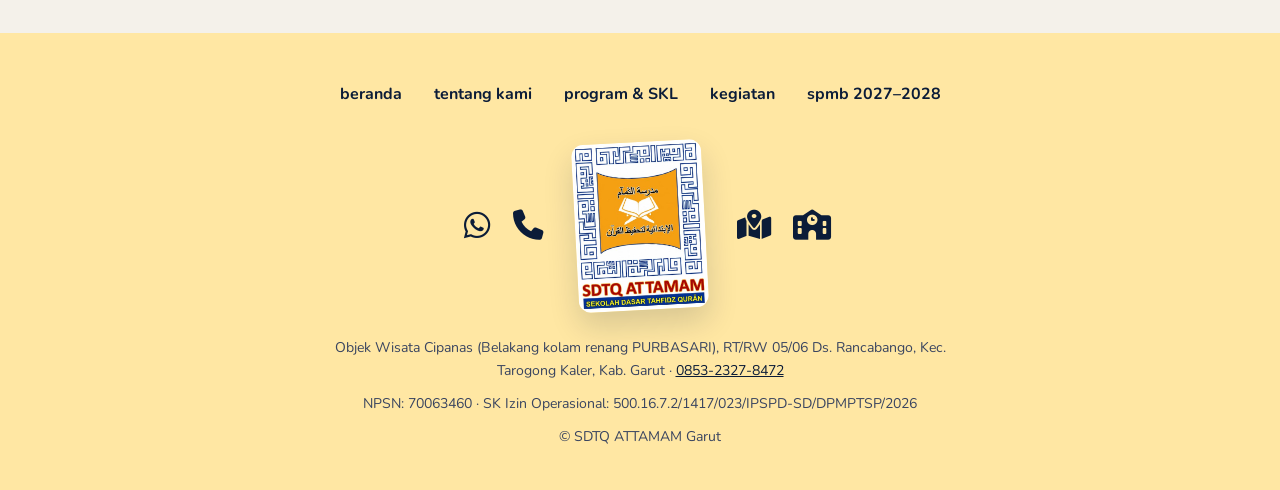
<file: spmb.html>
<!DOCTYPE html>
<html lang="id">
<head>
    <meta charset="UTF-8">
    <meta name="viewport" content="width=device-width, initial-scale=1.0, viewport-fit=cover">
    <title>SPMB 2027-2028 · SDTQ ATTAMAM Garut</title>
    <meta name="description" content="Jadwal, persyaratan berkas, dan rincian biaya Penerimaan Santri Baru SDTQ ATTAMAM T.A. 2027-2028.">
    <meta name="theme-color" content="#0B1C38">
    <link rel="icon" type="image/png" href="images/favicon-sdtq-attamam.png">
    <link rel="apple-touch-icon" href="images/apple-touch-icon-sdtq-attamam.png">
    <meta property="og:type" content="website">
    <meta property="og:url" content="https://sdtq-attamam.com/spmb.html">
    <meta property="og:title" content="SPMB 2027-2028 · SDTQ ATTAMAM Garut">
    <meta property="og:description" content="Jadwal, persyaratan berkas, dan rincian biaya Penerimaan Santri Baru SDTQ ATTAMAM T.A. 2027-2028.">
    <meta property="og:image" content="https://sdtq-attamam.com/images/og-image.jpg">
    <meta property="og:image:width" content="1200">
    <meta property="og:image:height" content="630">
    <meta property="og:locale" content="id_ID">
    <meta name="twitter:card" content="summary_large_image">
    <link rel="preconnect" href="https://fonts.googleapis.com">
    <link rel="preconnect" href="https://fonts.gstatic.com" crossorigin>
    <link href="https://fonts.googleapis.com/css2?family=Amiri:wght@400;700&family=Caveat:wght@500;700&family=Baloo+2:wght@500;600;700;800&family=Nunito:wght@400;600;700;800;900&display=swap" rel="stylesheet">
    <link rel="stylesheet" href="https://cdnjs.cloudflare.com/ajax/libs/font-awesome/6.4.0/css/all.min.css">
    <link rel="stylesheet" href="styles.css?v=6.2">
</head>
<body>

    <div class="garis-atas"></div>
    <header class="nav">
        <div class="wrap nav__isi">
            <a class="merek" href="index.html">
                <img src="images/logo-sdtq-attamam.png" alt="" width="167" height="180">
                <span class="merek__nama">SDTQ ATTAMAM<small lang="ar" dir="rtl">مدرسة التمّام الإبتدائية لتحفيظ القرآن</small></span>
            </a>
            <nav id="navTautan" aria-label="Menu utama">
                <div class="nav__grup nav__grup--kiri">
                    <a href="tentang.html">tentang kami</a>
                    <a href="program.html">program</a>
                    <a href="kegiatan.html">kegiatan</a>
                </div>
                <div class="nav__grup nav__grup--kanan">
                    <a href="spmb.html" aria-current="page">spmb 2027–2028</a>
                    <a class="btn btn--wa" href="https://wa.me/6285323278472?text=Assalamu%27alaikum%2C%20saya%20ingin%20mendaftar%20SPMB%20SDTQ%20ATTAMAM" target="_blank" rel="noopener"><i class="fab fa-whatsapp"></i> daftar</a>
                </div>
            </nav>
            <button class="nav__burger" id="navBurger" aria-label="Menu" aria-expanded="false" aria-controls="navTautan">
                <span></span><span></span><span></span>
            </button>
        </div>
    </header>

    <main>
        <section class="kepala-halaman">
            <img class="stiker stiker--lebar" src="images/stickers/stapler.png" alt="" style="--t:16%;--l:4%;--w:120px;--r:-12deg">
            <img class="stiker stiker--lebar" src="images/stickers/crayon_blue.png" alt="" style="--b:14%;--ka:5%;--w:140px;--r:20deg;--d:1s">
            <div class="wrap">
                <span class="label">Sistem Penerimaan Murid Baru · Angkatan ke-5</span>
                <h1>spmb 2027–2028 <span class="emo" aria-hidden="true" style="--r:8deg">🎒</span></h1>
                <p class="lead">Mari mendaftarkan putra-putri Anda di Sekolah Dasar Tahfidz Qur'an ATTAMAM Garut.</p>
                <a class="btn btn--wa" href="https://wa.me/6285323278472?text=Assalamu%27alaikum%2C%20saya%20ingin%20mendaftar%20SPMB%20SDTQ%20ATTAMAM" target="_blank" rel="noopener"><i class="fab fa-whatsapp"></i> hubungi panitia SPMB</a>
            </div>
        </section>

        <section class="seksi">
            <div class="wrap">
                <ol class="langkah">
                    <li>
                        <div class="kartu-kertas">
                            <span class="ikon ej" aria-hidden="true">🗓️</span>
                            <span class="label">Langkah 01</span>
                            <h3>Daftar &amp; isi formulir</h3>
                            <p><strong>Gelombang 1:</strong> 8 Jan – 28 Mar 2027<br><strong>Gelombang 2:</strong> 21 April 2027 – 16 Juni 2027</p>
                        </div>
                    </li>
                    <li>
                        <div class="kartu-kertas">
                            <span class="ikon ej" aria-hidden="true">📝</span>
                            <span class="label">Langkah 02</span>
                            <h3>Serahkan berkas</h3>
                            <p>Fotokopi KK, akta kelahiran, KTP orang tua, ijazah TK, dan pas foto. Rincian di bawah.</p>
                        </div>
                    </li>
                    <li>
                        <div class="kartu-kertas">
                            <span class="ikon ej" aria-hidden="true">✅</span>
                            <span class="label">Langkah 03</span>
                            <h3>Daftar ulang</h3>
                            <p><strong>Gelombang 1:</strong> 17–18 April 2027 (Senin–Kamis 08.00–12.00 WIB)<br><strong>Gelombang 2:</strong> 19–20 Juni 2027</p>
                        </div>
                    </li>
                </ol>

                <div class="spmb-kisi">
                    <div class="buku">
                        <span class="ikon ej" aria-hidden="true">📝</span>
                        <h3>Persyaratan Berkas</h3>
                        <ul>
                            <li><span class="ej" aria-hidden="true">✅</span> Mengisi formulir pendaftaran</li>
                            <li><span class="ej" aria-hidden="true">✅</span> FC Kartu Keluarga (2 lembar)</li>
                            <li><span class="ej" aria-hidden="true">✅</span> FC Akta Kelahiran (2 lembar)</li>
                            <li><span class="ej" aria-hidden="true">✅</span> FC Ijazah TK 2 lembar (bagi yang memiliki)</li>
                            <li><span class="ej" aria-hidden="true">✅</span> FC KTP kedua orang tua (@ 2 lembar)</li>
                            <li><span class="ej" aria-hidden="true">✅</span> Pas Foto 3x4 &amp; 2x3 (@ 2 lembar)</li>
                        </ul>
                    </div>

                    <div class="kuitansi">
                        <div class="kuitansi__kepala">
                            <strong>RINCIAN BIAYA MASUK</strong>
                            <span>SDTQ ATTAMAM · Siswa Baru T.A. 2027–2028</span>
                        </div>
                        <ul>
                            <li><span>Buku Paket 1 Tahun &amp; Media</span><strong>Rp 570.000</strong></li>
                            <li><span>Seragam 2 Stel (Batik &amp; Olah Raga)</span><strong>Rp 320.000</strong></li>
                            <li><span>Dana Sumbangan Pendidikan (DSP)</span><strong>Rp 1.000.000</strong></li>
                            <li><span>SPP 1 Bulan (Juli)</span><strong>Rp 100.000</strong></li>
                        </ul>
                        <div class="kuitansi__total"><span>TOTAL</span><span>Rp 1.990.000</span></div>
                        <a class="btn btn--wa" href="https://wa.me/6285323278472?text=Assalamu%27alaikum%2C%20saya%20ingin%20mendaftar%20SPMB%20SDTQ%20ATTAMAM" target="_blank" rel="noopener"><i class="fab fa-whatsapp"></i> hubungi panitia SPMB</a>
                    </div>
                </div>

                <div class="lokasi">
                    <span class="ej" aria-hidden="true">📍</span>
                    <p><strong>Lokasi Sekolah:</strong> Objek Wisata Cipanas (Belakang kolam renang PURBASARI) RT/RW 05/06 Ds. Rancabango Kec. Tarogong Kaler Kab. Garut</p>
                    <a class="btn" href="https://maps.app.goo.gl/VsmUSFrKCvpzm6Zo8" target="_blank" rel="noopener"><i class="fas fa-directions"></i> buka google maps</a>
                </div>

                <p class="legal">NPSN: 70063460 · SK Izin Operasional: 500.16.7.2/1417/023/IPSPD-SD/DPMPTSP/2026</p>
            </div>
        </section>

    </main>

    <footer class="kaki">
        <div class="wrap">
            <nav class="kaki__nav" aria-label="Menu bawah">
                <a href="index.html">beranda</a>
                <a href="tentang.html">tentang kami</a>
                <a href="program.html">program &amp; SKL</a>
                <a href="kegiatan.html">kegiatan</a>
                <a href="spmb.html">spmb 2027–2028</a>
            </nav>
            <div class="kaki__tengah">
                <div class="kaki__ikon">
                    <a href="https://wa.me/6285323278472?text=Assalamu%27alaikum%2C%20saya%20ingin%20mendaftar%20SPMB%20SDTQ%20ATTAMAM" target="_blank" rel="noopener" aria-label="WhatsApp Panitia SPMB"><i class="fab fa-whatsapp"></i></a>
                    <a href="tel:+6285323278472" aria-label="Telepon 0853-2327-8472"><i class="fas fa-phone"></i></a>
                </div>
                <a class="kaki__logo" href="index.html">
                    <img src="images/logo-sdtq-attamam-full.jpg" alt="Logo SDTQ ATTAMAM, Sekolah Dasar Tahfidz Qurān" width="464" height="600" loading="lazy">
                </a>
                <div class="kaki__ikon">
                    <a href="https://maps.app.goo.gl/VsmUSFrKCvpzm6Zo8" target="_blank" rel="noopener" aria-label="Lokasi di Google Maps"><i class="fas fa-map-location-dot"></i></a>
                    <a href="spmb.html" aria-label="Info SPMB 2027–2028"><i class="fas fa-school"></i></a>
                </div>
            </div>
            <p>Objek Wisata Cipanas (Belakang kolam renang PURBASARI), RT/RW 05/06 Ds. Rancabango, Kec. Tarogong Kaler, Kab. Garut · <a href="tel:+6285323278472">0853-2327-8472</a></p>
            <p>NPSN: 70063460 · SK Izin Operasional: 500.16.7.2/1417/023/IPSPD-SD/DPMPTSP/2026</p>
            <p class="kaki__hak">© SDTQ ATTAMAM Garut</p>
        </div>
    </footer>

    <script src="script.js?v=3.0"></script>
</body>
</html>
</file>
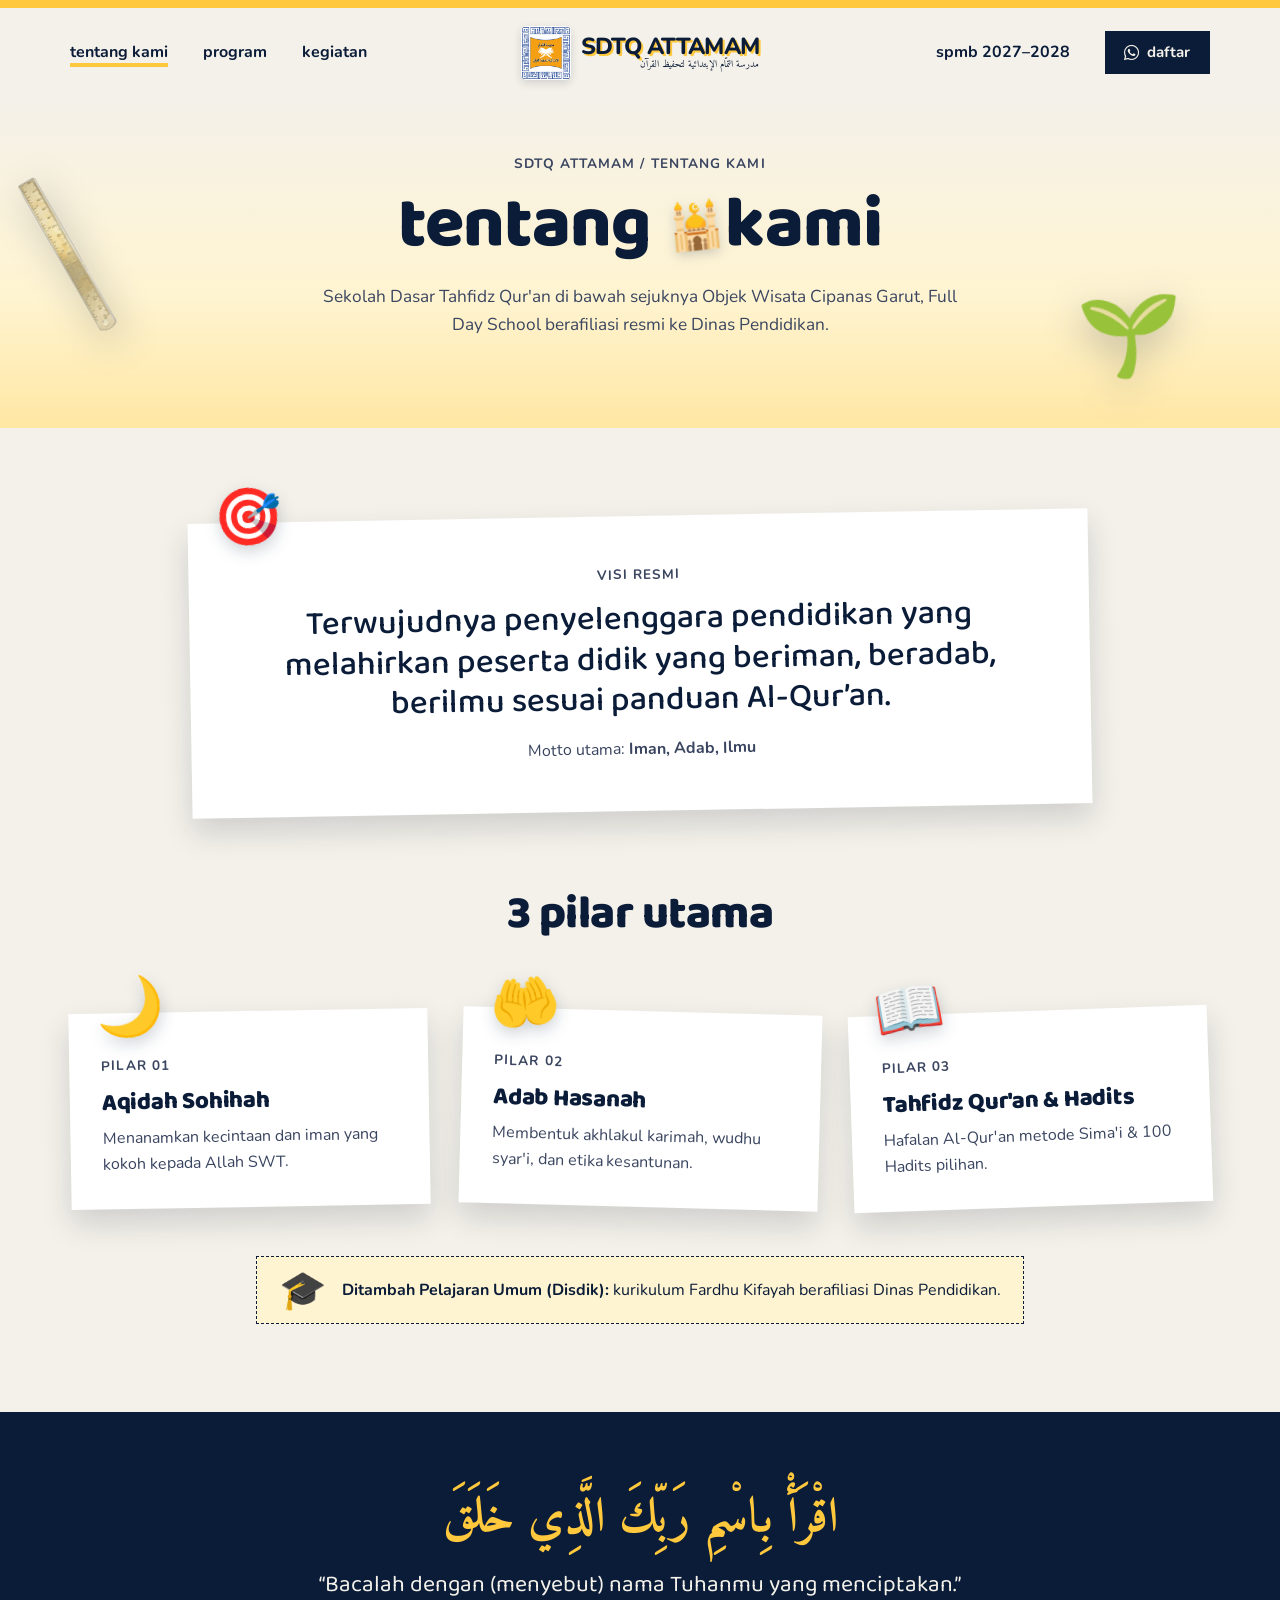
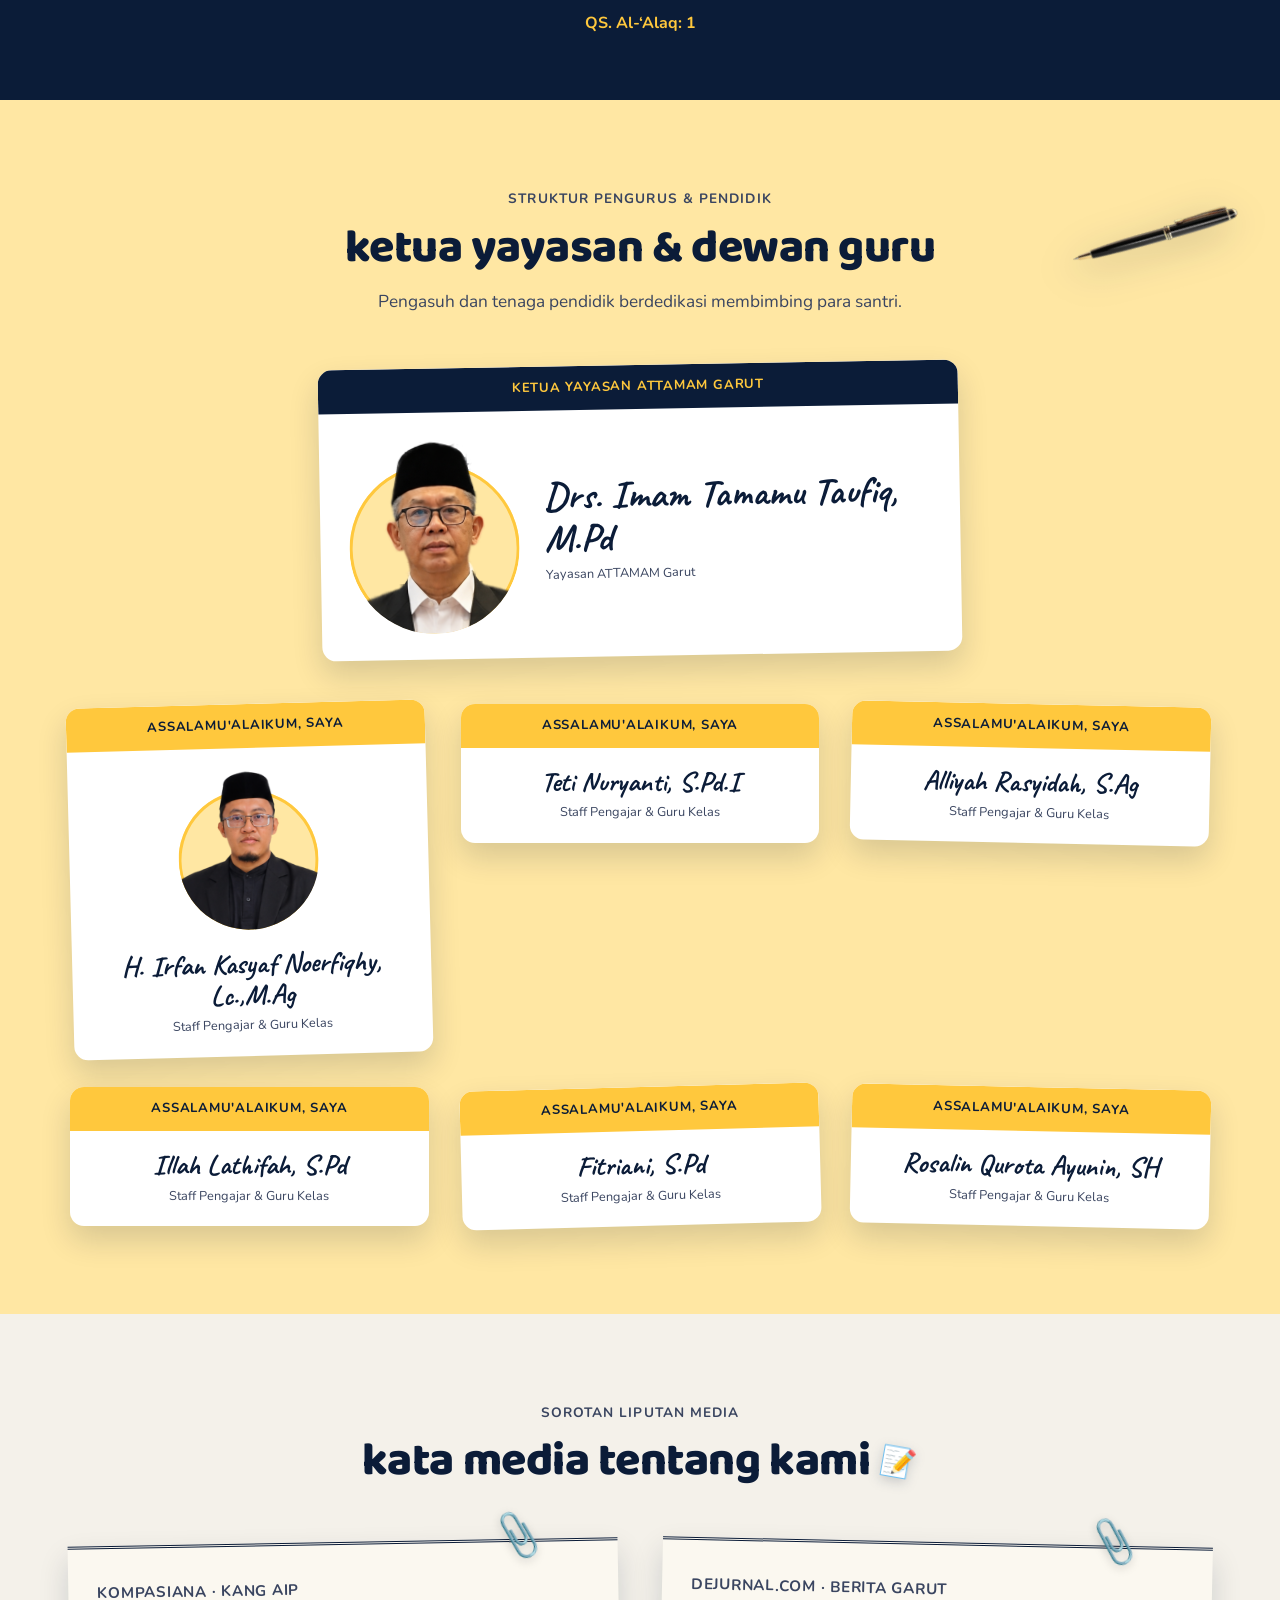
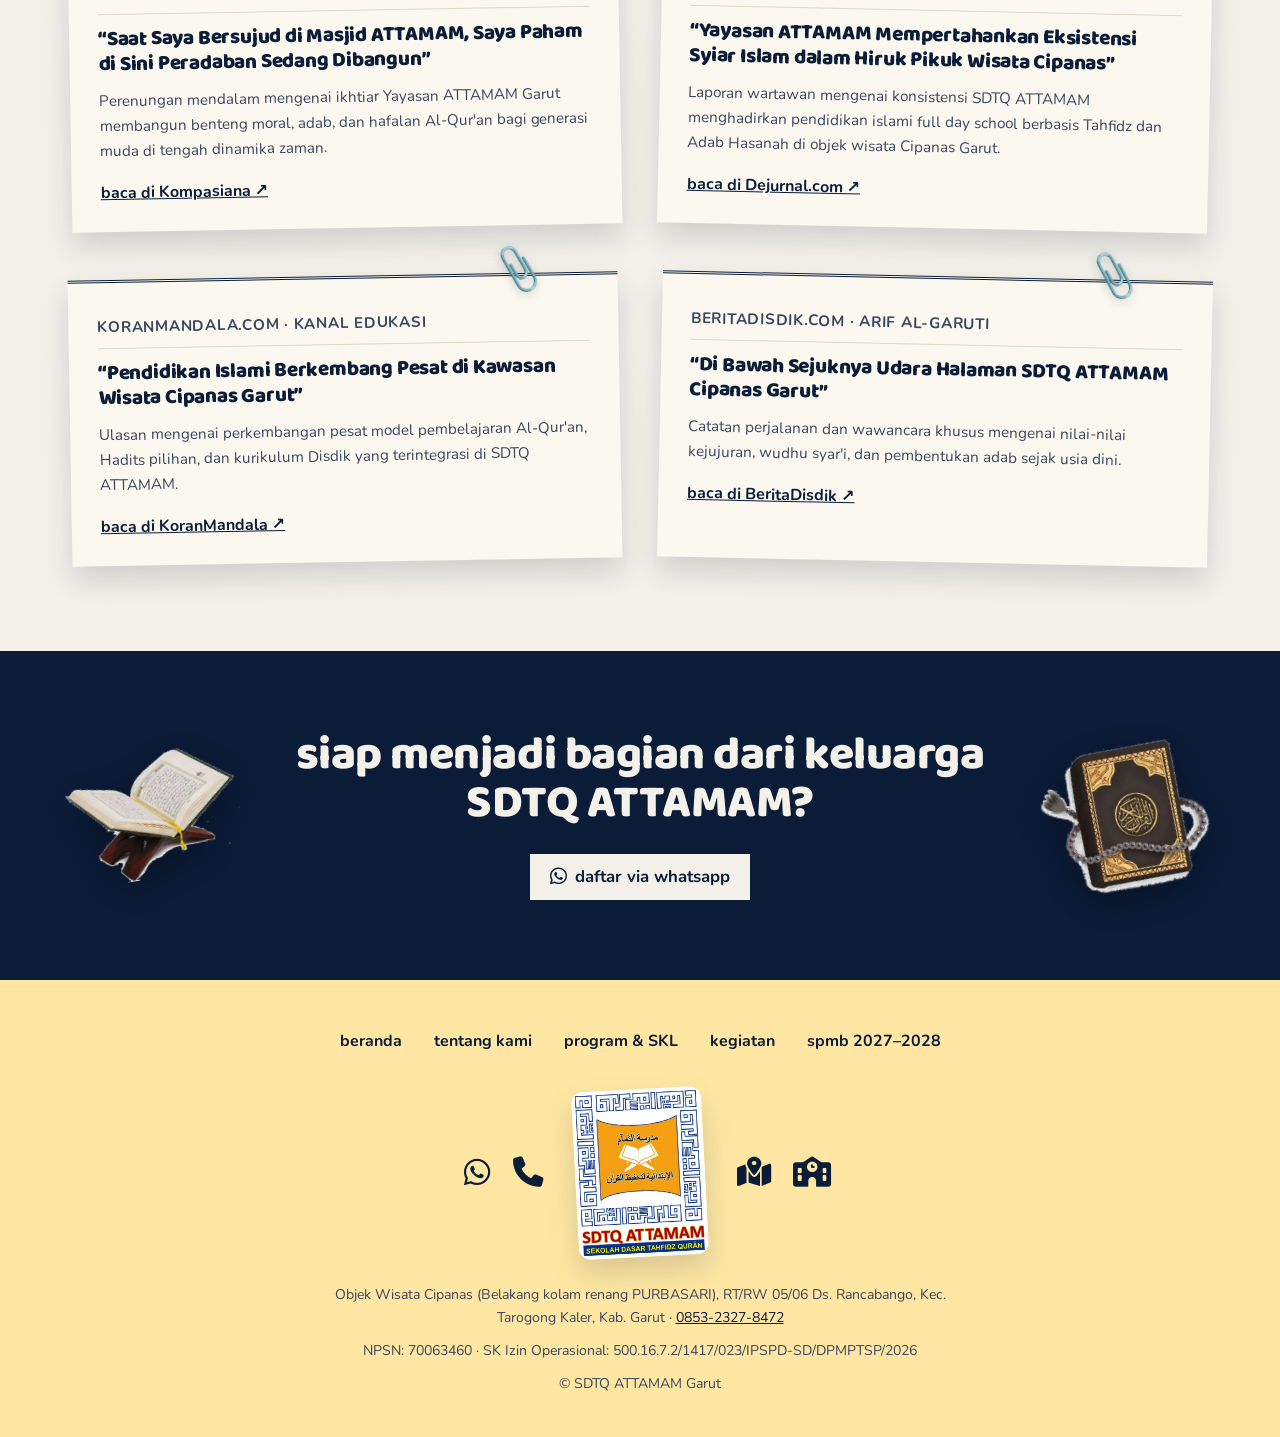
<file: tentang.html>
<!DOCTYPE html>
<html lang="id">
<head>
    <meta charset="UTF-8">
    <meta name="viewport" content="width=device-width, initial-scale=1.0, viewport-fit=cover">
    <title>Tentang Kami · SDTQ ATTAMAM Garut</title>
    <meta name="description" content="Visi, 3 pilar utama, ketua yayasan, dewan guru, dan liputan media SDTQ ATTAMAM Garut.">
    <meta name="theme-color" content="#0B1C38">
    <link rel="icon" type="image/png" href="images/favicon-sdtq-attamam.png">
    <link rel="apple-touch-icon" href="images/apple-touch-icon-sdtq-attamam.png">
    <meta property="og:type" content="website">
    <meta property="og:url" content="https://sdtq-attamam.com/tentang.html">
    <meta property="og:title" content="Tentang Kami · SDTQ ATTAMAM Garut">
    <meta property="og:description" content="Visi, 3 pilar utama, ketua yayasan, dewan guru, dan liputan media SDTQ ATTAMAM Garut.">
    <meta property="og:image" content="https://sdtq-attamam.com/images/og-image.jpg">
    <meta property="og:image:width" content="1200">
    <meta property="og:image:height" content="630">
    <meta property="og:locale" content="id_ID">
    <meta name="twitter:card" content="summary_large_image">
    <link rel="preconnect" href="https://fonts.googleapis.com">
    <link rel="preconnect" href="https://fonts.gstatic.com" crossorigin>
    <link href="https://fonts.googleapis.com/css2?family=Amiri:wght@400;700&family=Caveat:wght@500;700&family=Baloo+2:wght@500;600;700;800&family=Nunito:wght@400;600;700;800;900&display=swap" rel="stylesheet">
    <link rel="stylesheet" href="https://cdnjs.cloudflare.com/ajax/libs/font-awesome/6.4.0/css/all.min.css">
    <link rel="stylesheet" href="styles.css?v=6.2">
</head>
<body>

    <div class="garis-atas"></div>
    <header class="nav">
        <div class="wrap nav__isi">
            <a class="merek" href="index.html">
                <img src="images/logo-sdtq-attamam.png" alt="" width="167" height="180">
                <span class="merek__nama">SDTQ ATTAMAM<small lang="ar" dir="rtl">مدرسة التمّام الإبتدائية لتحفيظ القرآن</small></span>
            </a>
            <nav id="navTautan" aria-label="Menu utama">
                <div class="nav__grup nav__grup--kiri">
                    <a href="tentang.html" aria-current="page">tentang kami</a>
                    <a href="program.html">program</a>
                    <a href="kegiatan.html">kegiatan</a>
                </div>
                <div class="nav__grup nav__grup--kanan">
                    <a href="spmb.html">spmb 2027–2028</a>
                    <a class="btn btn--wa" href="https://wa.me/6285323278472?text=Assalamu%27alaikum%2C%20saya%20ingin%20mendaftar%20SPMB%20SDTQ%20ATTAMAM" target="_blank" rel="noopener"><i class="fab fa-whatsapp"></i> daftar</a>
                </div>
            </nav>
            <button class="nav__burger" id="navBurger" aria-label="Menu" aria-expanded="false" aria-controls="navTautan">
                <span></span><span></span><span></span>
            </button>
        </div>
    </header>

    <main>
        <section class="kepala-halaman">
            <img class="stiker stiker--lebar" src="images/stickers/ruler.png" alt="" style="--t:22%;--l:3%;--w:60px;--r:-30deg">
            <span class="stiker stiker--lebar ej" aria-hidden="true" style="--b:16%;--ka:8%;--w:84px;--r:8deg;--d:1s">🌱</span>
            <div class="wrap">
                <span class="label">SDTQ ATTAMAM / tentang kami</span>
                <h1>tentang <span class="emo" aria-hidden="true" style="--r:-6deg">🕌</span>kami</h1>
                <p class="lead">Sekolah Dasar Tahfidz Qur'an di bawah sejuknya Objek Wisata Cipanas Garut, Full Day School berafiliasi resmi ke Dinas Pendidikan.</p>
            </div>
        </section>

        <!-- VISI & 3 PILAR -->
        <section class="seksi">
            <div class="wrap">
                <div class="kartu-kertas visi">
                    <span class="ikon ej" aria-hidden="true">🎯</span>
                    <span class="label">Visi resmi</span>
                    <blockquote>Terwujudnya penyelenggara pendidikan yang melahirkan peserta didik yang beriman, beradab, berilmu sesuai panduan Al-Qur’an.</blockquote>
                    <p>Motto utama: <strong>Iman, Adab, Ilmu</strong></p>
                </div>

                <h2 class="tengah" style="margin-top:5rem">3 pilar utama</h2>
                <div class="kisi-3">
                    <article class="kartu-kertas">
                        <span class="ikon ej" aria-hidden="true">🌙</span>
                        <span class="label">Pilar 01</span>
                        <h3>Aqidah Sohihah</h3>
                        <p>Menanamkan kecintaan dan iman yang kokoh kepada Allah SWT.</p>
                    </article>
                    <article class="kartu-kertas">
                        <span class="ikon ej" aria-hidden="true">🤲</span>
                        <span class="label">Pilar 02</span>
                        <h3>Adab Hasanah</h3>
                        <p>Membentuk akhlakul karimah, wudhu syar'i, dan etika kesantunan.</p>
                    </article>
                    <article class="kartu-kertas">
                        <span class="ikon ej" aria-hidden="true">📖</span>
                        <span class="label">Pilar 03</span>
                        <h3>Tahfidz Qur'an &amp; Hadits</h3>
                        <p>Hafalan Al-Qur'an metode Sima'i &amp; 100 Hadits pilihan.</p>
                    </article>
                </div>
                <div class="catatan-kecil">
                    <span class="ej" aria-hidden="true">🎓</span>
                    <p><strong>Ditambah Pelajaran Umum (Disdik):</strong> kurikulum Fardhu Kifayah berafiliasi Dinas Pendidikan.</p>
                </div>
            </div>
        </section>

        <aside class="ayat">
            <p class="ayat__arab" lang="ar" dir="rtl">اقْرَأْ بِاسْمِ رَبِّكَ الَّذِي خَلَقَ</p>
            <p class="ayat__arti">“Bacalah dengan (menyebut) nama Tuhanmu yang menciptakan.”</p>
            <p class="ayat__sumber">QS. Al-‘Alaq: 1</p>
        </aside>

        <!-- KETUA YAYASAN & GURU -->
        <section class="seksi seksi--kuning">
            <img class="stiker stiker--lebar" src="images/stickers/pen_black.png" alt="" style="--t:6%;--ka:5%;--w:120px;--r:30deg">
            <div class="wrap">
                <div class="tengah" style="margin-bottom:3rem">
                    <span class="label">Struktur pengurus &amp; pendidik</span>
                    <h2>ketua yayasan &amp; dewan guru</h2>
                    <p class="lead" style="margin-top:1rem">Pengasuh dan tenaga pendidik berdedikasi membimbing para santri.</p>
                </div>

                <div class="papan papan--ketua">
                    <span class="papan__atas">Ketua Yayasan ATTAMAM Garut</span>
                    <div class="papan__isi">
                        <span class="papan__foto"><img src="images/guru/imam-tamamu-taufiq.png" alt="Foto Drs. Imam Tamamu Taufiq, M.Pd" width="400" height="400"></span>
                        <div>
                            <span class="papan__nama">Drs. Imam Tamamu Taufiq, M.Pd</span>
                            <span class="papan__peran">Yayasan ATTAMAM Garut</span>
                        </div>
                    </div>
                </div>

                <ul class="papan-nama">
                    <li class="papan"><span class="papan__atas">Assalamu'alaikum, saya</span><span class="papan__foto"><img src="images/guru/irfan-kasyaf-noerfiqhy.png" alt="Foto H. Irfan Kasyaf Noerfiqhy, Lc.,M.Ag" width="400" height="400" loading="lazy"></span><span class="papan__nama">H. Irfan Kasyaf Noerfiqhy, Lc.,M.Ag</span><span class="papan__peran">Staff Pengajar &amp; Guru Kelas</span></li>
                    <li class="papan"><span class="papan__atas">Assalamu'alaikum, saya</span><span class="papan__nama">Teti Nuryanti, S.Pd.I</span><span class="papan__peran">Staff Pengajar &amp; Guru Kelas</span></li>
                    <li class="papan"><span class="papan__atas">Assalamu'alaikum, saya</span><span class="papan__nama">Alliyah Rasyidah, S.Ag</span><span class="papan__peran">Staff Pengajar &amp; Guru Kelas</span></li>
                    <li class="papan"><span class="papan__atas">Assalamu'alaikum, saya</span><span class="papan__nama">Illah Lathifah, S.Pd</span><span class="papan__peran">Staff Pengajar &amp; Guru Kelas</span></li>
                    <li class="papan"><span class="papan__atas">Assalamu'alaikum, saya</span><span class="papan__nama">Fitriani, S.Pd</span><span class="papan__peran">Staff Pengajar &amp; Guru Kelas</span></li>
                    <li class="papan"><span class="papan__atas">Assalamu'alaikum, saya</span><span class="papan__nama">Rosalin Qurota Ayunin, SH</span><span class="papan__peran">Staff Pengajar &amp; Guru Kelas</span></li>
                </ul>
            </div>
        </section>

        <!-- LIPUTAN MEDIA -->
        <section class="seksi">
            <div class="wrap">
                <div class="tengah" style="margin-bottom:3.5rem">
                    <span class="label">Sorotan liputan media</span>
                    <h2>kata media tentang kami <span class="emo" aria-hidden="true" style="--r:10deg">📝</span></h2>
                </div>
                <ul class="kliping">
                    <li>
                        <span class="klip ej" aria-hidden="true">📎</span>
                        <p class="kliping__sumber">Kompasiana · Kang Aip</p>
                        <h3>“Saat Saya Bersujud di Masjid ATTAMAM, Saya Paham di Sini Peradaban Sedang Dibangun”</h3>
                        <p>Perenungan mendalam mengenai ikhtiar Yayasan ATTAMAM Garut membangun benteng moral, adab, dan hafalan Al-Qur'an bagi generasi muda di tengah dinamika zaman.</p>
                        <a href="https://www.kompasiana.com/kangaips3573/6a0a5f76c925c4668668b8f4/saat-saya-bersujud-di-masjid-attamam-saya-paham-di-sini-peradaban-sedang-dibangun" target="_blank" rel="noopener">baca di Kompasiana ↗</a>
                    </li>
                    <li>
                        <span class="klip ej" aria-hidden="true">📎</span>
                        <p class="kliping__sumber">Dejurnal.com · Berita Garut</p>
                        <h3>“Yayasan ATTAMAM Mempertahankan Eksistensi Syiar Islam dalam Hiruk Pikuk Wisata Cipanas”</h3>
                        <p>Laporan wartawan mengenai konsistensi SDTQ ATTAMAM menghadirkan pendidikan islami full day school berbasis Tahfidz dan Adab Hasanah di objek wisata Cipanas Garut.</p>
                        <a href="https://dejurnal.com/2021/06/yayasan-attamam-mempertahankan-eksistensi-syiar-islam-dalam-hiruk-pikuk-wisata-cipanas-garut/" target="_blank" rel="noopener">baca di Dejurnal.com ↗</a>
                    </li>
                    <li>
                        <span class="klip ej" aria-hidden="true">📎</span>
                        <p class="kliping__sumber">KoranMandala.com · Kanal Edukasi</p>
                        <h3>“Pendidikan Islami Berkembang Pesat di Kawasan Wisata Cipanas Garut”</h3>
                        <p>Ulasan mengenai perkembangan pesat model pembelajaran Al-Qur'an, Hadits pilihan, dan kurikulum Disdik yang terintegrasi di SDTQ ATTAMAM.</p>
                        <a href="https://www.koranmandala.com/edukasi/79046/pendidikan-islami-berkembang-di-kawasan-wisata-cipanas-garut/" target="_blank" rel="noopener">baca di KoranMandala ↗</a>
                    </li>
                    <li>
                        <span class="klip ej" aria-hidden="true">📎</span>
                        <p class="kliping__sumber">BeritaDisdik.com · Arif al-Garuti</p>
                        <h3>“Di Bawah Sejuknya Udara Halaman SDTQ ATTAMAM Cipanas Garut”</h3>
                        <p>Catatan perjalanan dan wawancara khusus mengenai nilai-nilai kejujuran, wudhu syar'i, dan pembentukan adab sejak usia dini.</p>
                        <a href="https://beritadisdik.com/news/unggul/di-bawah-sejuknya-udara-di-halaman-sekolah-dasar-tahfidz-quran--sdtq-attamam-di-objek-wisata-cipanas-tarkal-garut" target="_blank" rel="noopener">baca di BeritaDisdik ↗</a>
                    </li>
                </ul>
            </div>
        </section>

        <section class="ajakan">
            <div class="wrap ajakan__isi">
                <img src="images/stickers/quran_rehal.png" alt="">
                <div>
                    <h2>siap menjadi bagian dari keluarga SDTQ ATTAMAM?</h2>
                    <a class="btn btn--terang btn--wa" href="https://wa.me/6285323278472?text=Assalamu%27alaikum%2C%20saya%20ingin%20mendaftar%20SPMB%20SDTQ%20ATTAMAM" target="_blank" rel="noopener"><i class="fab fa-whatsapp"></i> daftar via whatsapp</a>
                </div>
                <img src="images/stickers/quran_tasbih.png" alt="">
            </div>
        </section>

    </main>

    <footer class="kaki">
        <div class="wrap">
            <nav class="kaki__nav" aria-label="Menu bawah">
                <a href="index.html">beranda</a>
                <a href="tentang.html">tentang kami</a>
                <a href="program.html">program &amp; SKL</a>
                <a href="kegiatan.html">kegiatan</a>
                <a href="spmb.html">spmb 2027–2028</a>
            </nav>
            <div class="kaki__tengah">
                <div class="kaki__ikon">
                    <a href="https://wa.me/6285323278472?text=Assalamu%27alaikum%2C%20saya%20ingin%20mendaftar%20SPMB%20SDTQ%20ATTAMAM" target="_blank" rel="noopener" aria-label="WhatsApp Panitia SPMB"><i class="fab fa-whatsapp"></i></a>
                    <a href="tel:+6285323278472" aria-label="Telepon 0853-2327-8472"><i class="fas fa-phone"></i></a>
                </div>
                <a class="kaki__logo" href="index.html">
                    <img src="images/logo-sdtq-attamam-full.jpg" alt="Logo SDTQ ATTAMAM, Sekolah Dasar Tahfidz Qurān" width="464" height="600" loading="lazy">
                </a>
                <div class="kaki__ikon">
                    <a href="https://maps.app.goo.gl/VsmUSFrKCvpzm6Zo8" target="_blank" rel="noopener" aria-label="Lokasi di Google Maps"><i class="fas fa-map-location-dot"></i></a>
                    <a href="spmb.html" aria-label="Info SPMB 2027–2028"><i class="fas fa-school"></i></a>
                </div>
            </div>
            <p>Objek Wisata Cipanas (Belakang kolam renang PURBASARI), RT/RW 05/06 Ds. Rancabango, Kec. Tarogong Kaler, Kab. Garut · <a href="tel:+6285323278472">0853-2327-8472</a></p>
            <p>NPSN: 70063460 · SK Izin Operasional: 500.16.7.2/1417/023/IPSPD-SD/DPMPTSP/2026</p>
            <p class="kaki__hak">© SDTQ ATTAMAM Garut</p>
        </div>
    </footer>

    <script src="script.js?v=3.0"></script>
</body>
</html>
</file>
<file: styles.css>
/* ==========================================================================
   SDTQ ATTAMAM — gaya scrapbook ceria & islami
   Kertas putih gading, navy, kuning. Semua emoji berupa karakter asli perangkat
   (di iPhone/Mac tampil sebagai emoji iOS).
   ========================================================================== */

:root {
    --kertas: #F4F1EA;
    --putih: #FFFFFF;
    --navy: #0B1C38;
    --navy-2: #1B2D4F;
    --kuning: #FFC83D;
    --kuning-muda: #FFE7A3;
    --kuning-pucat: #FFF4D1;
    --kraft: #D3C2A3;
    --teks: #3A4560;
    --garis: #DED6C6;
    /* Baloo 2 (judul) + Nunito (teks), bulat seperti emoji iOS.
       Bukan Fredoka: huruf T-nya pendek sehingga "ATTAMAM" terbaca "AT TAMAM". */
    --serif: 'Baloo 2', 'Nunito', system-ui, sans-serif;
    --mono: 'Nunito', system-ui, sans-serif;
    --sans: 'Nunito', system-ui, sans-serif;
    --tulis: 'Caveat', cursive;
    --arab: 'Amiri', serif;
    --bayang: 0 14px 30px rgba(11, 28, 56, 0.16);
}

*, *::before, *::after {
    box-sizing: border-box;
}

html {
    scroll-behavior: smooth;
}

body {
    margin: 0;
    font-family: var(--sans);
    font-size: 16px;
    line-height: 1.65;
    color: var(--navy);
    background: var(--kertas);
    overflow-x: clip;
}

img {
    max-width: 100%;
    height: auto;
    display: block;
}

h1, h2, h3 {
    font-family: var(--serif);
    font-weight: 800;
    line-height: 1.05;
    letter-spacing: -0.01em;
    margin: 0;
}

h1 { font-size: clamp(2.3rem, 5.6vw, 4.6rem); }
h2 { font-size: clamp(1.9rem, 3.9vw, 2.9rem); }
h3 { font-size: 1.5rem; }

p {
    margin: 0 0 1rem;
}

a {
    color: var(--navy);
}

:focus-visible {
    outline: 3px solid var(--kuning);
    outline-offset: 3px;
}

.wrap {
    max-width: 1180px;
    margin: 0 auto;
    padding: 0 20px;
}

.label {
    display: block;
    font-family: var(--mono);
    font-weight: 700;
    font-size: 0.85rem;
    letter-spacing: 0.08em;
    text-transform: uppercase;
    color: var(--teks);
    margin-bottom: 0.8rem;
}

.lead {
    font-size: 1.08rem;
    color: var(--teks);
    max-width: 640px;
}

.tengah {
    text-align: center;
}

.tengah .lead {
    margin-left: auto;
    margin-right: auto;
}

.arab {
    font-family: var(--arab);
    font-weight: 700;
}

/* Emoji asli perangkat (di iPhone tampil sebagai emoji iOS): .emo di kalimat, .ej untuk ikon */
.emo,
.ej {
    font-family: "Apple Color Emoji", "Segoe UI Emoji", "Noto Color Emoji", sans-serif;
    font-style: normal;
    font-weight: 400;
    letter-spacing: 0;
    line-height: 1;
}

.nowrap {
    white-space: nowrap;
}

/* ikon emoji: ukurannya lewat font-size, bukan lebar gambar */
.ej {
    display: inline-block;
    width: auto;
    height: auto;
    text-align: center;
}

.stiker.ej { font-size: calc(var(--w, 90px) * var(--skala, 1)); line-height: 1; width: auto; max-height: none; }
.klip.ej { font-size: 38px; width: auto; }
.kartu-kertas .ikon.ej { font-size: 56px; width: auto; }
.buku > .ikon.ej { font-size: 64px; width: auto; }

.emo {
    display: inline-block;
    font-size: 0.62em;
    vertical-align: 0.1em;
    margin: 0 0.06em;
    transform: rotate(var(--r, -8deg));
    filter: drop-shadow(0 4px 6px rgba(11, 28, 56, 0.18));
}

/* Stiker bebas (alat tulis, Al-Qur'an) di sudut seksi */
.stiker {
    position: absolute;
    z-index: 1;
    top: var(--t, auto);
    left: var(--l, auto);
    right: var(--ka, auto);
    bottom: var(--b, auto);
    width: calc(var(--w, 90px) * var(--skala, 1)); /* --skala mengecilkan gambar & emoji bersamaan di tablet/HP */
    max-height: 170px; /* pena & penggaris itu tinggi-ramping: batasi tingginya */
    object-fit: contain;
    transform: rotate(var(--r, 0deg));
    filter: drop-shadow(0 12px 18px rgba(11, 28, 56, 0.25));
    pointer-events: none;
    animation: melayang 6s ease-in-out infinite;
    animation-delay: var(--d, 0s);
}

@keyframes melayang {
    50% { translate: 0 -10px; }
}

/* --------------------------------------------------------------------------
   Tombol (kotak navy, huruf mesin ketik)
   -------------------------------------------------------------------------- */

.btn {
    display: inline-flex;
    align-items: center;
    justify-content: center;
    gap: 0.5rem;
    font-family: var(--mono);
    font-weight: 700;
    font-size: 1.05rem;
    text-decoration: none;
    background: var(--navy);
    color: var(--kertas);
    padding: 0.45rem 1.1rem;
    border: 2px solid var(--navy);
    transition: background-color 0.15s ease, color 0.15s ease, transform 0.15s ease;
}

.btn:hover {
    background: var(--kuning);
    color: var(--navy);
    transform: translateY(-2px);
}

.btn--terang {
    background: var(--kertas);
    color: var(--navy);
    border-color: var(--kertas);
}

.btn--wa i {
    font-size: 1.15em;
}

.panah {
    display: inline-block;
    width: 74px;
    height: 70px;
    vertical-align: middle;
    margin-left: 0.6rem;
    color: var(--navy);
}

/* --------------------------------------------------------------------------
   Header
   -------------------------------------------------------------------------- */

.garis-atas {
    height: 8px;
    background: var(--kuning);
}

.nav {
    position: relative;
    z-index: 50;
}

.nav__isi {
    display: grid;
    grid-template-columns: 1fr auto 1fr;
    align-items: center;
    gap: 1rem;
    padding-top: 1.1rem;
    padding-bottom: 1.1rem;
}

.nav #navTautan {
    display: contents;
}

.nav__grup {
    display: flex;
    gap: 2.2rem;
}

.nav__grup--kiri { order: 1; }
.nav__grup--kanan { order: 3; justify-content: flex-end; align-items: center; }

.nav__grup a {
    font-family: var(--mono);
    font-weight: 700;
    font-size: 1rem;
    text-decoration: none;
    color: var(--navy);
}

.nav__grup a:hover,
.nav__grup a[aria-current="page"] {
    text-decoration: underline;
    text-decoration-color: var(--kuning);
    text-decoration-thickness: 4px;
    text-underline-offset: 6px;
}

.nav__grup .btn {
    color: var(--kertas);
    font-size: 0.95rem;
}

.nav__grup .btn:hover {
    color: var(--navy);
    text-decoration: none;
}

.merek {
    order: 2;
    display: flex;
    align-items: center;
    gap: 0.6rem;
    text-decoration: none;
}

.merek img {
    height: 54px;
    width: auto;
    border-radius: 6px;
    box-shadow: 0 3px 8px rgba(11, 28, 56, 0.15);
}

.merek__nama {
    font-family: var(--sans);
    font-weight: 800;
    font-size: 1.45rem;
    line-height: 0.95;
    letter-spacing: -0.03em;
    color: var(--navy);
    text-shadow: 2px 2px 0 var(--kuning);
}

.merek__nama small {
    display: block;
    font-family: var(--arab);
    font-weight: 400;
    font-size: 0.62rem;
    letter-spacing: 0;
    text-shadow: none;
    margin-top: 0.15rem;
}

.nav__burger {
    display: none;
    order: 3;
    justify-self: end;
    flex-direction: column;
    gap: 5px;
    background: none;
    border: 0;
    padding: 8px;
    cursor: pointer;
}

.nav__burger span {
    width: 26px;
    height: 3px;
    background: var(--navy);
}

/* --------------------------------------------------------------------------
   Hero beranda + kartu santri
   -------------------------------------------------------------------------- */

.hero {
    position: relative;
    padding: 2.5rem 0 4.5rem;
    background: linear-gradient(180deg, var(--kertas) 0%, var(--kertas) 30%, var(--kuning-muda) 78%, var(--kuning) 100%);
    text-align: center;
}

.hero__arab {
    font-size: clamp(1.3rem, 3vw, 1.9rem);
    margin-bottom: 0.6rem;
}

.hero h1 {
    max-width: 1000px;
    margin: 0 auto;
}

.hero__panggung {
    display: grid;
    grid-template-columns: 1fr auto 1fr;
    align-items: center;
    gap: 2rem;
    margin-top: 2.5rem;
}

.hero__panggung .btn:first-child { justify-self: end; }
.hero__panggung .btn:last-child { justify-self: start; }

.idcard {
    position: relative;
    width: min(500px, 100%);
    transform: rotate(-4deg);
    background: rgba(255, 255, 255, 0.55);
    border: 2px solid rgba(255, 255, 255, 0.9);
    border-radius: 18px;
    padding: 38px 16px 16px;
    box-shadow: var(--bayang);
    text-align: left;
}

/* jepitan dan lubang tali kartu */
.idcard::before {
    content: "";
    position: absolute;
    top: -34px;
    left: 50%;
    width: 46px;
    height: 58px;
    transform: translateX(-50%);
    background: linear-gradient(90deg, #C9CDD3, #EEF0F2 45%, #B8BDC4);
    border-radius: 10px 10px 6px 6px;
    box-shadow: 0 4px 8px rgba(0, 0, 0, 0.15);
}

.idcard::after {
    content: "";
    position: absolute;
    top: 14px;
    left: 50%;
    width: 70px;
    height: 10px;
    transform: translateX(-50%);
    border-radius: 6px;
    background: var(--kuning-muda);
    box-shadow: inset 0 2px 3px rgba(0, 0, 0, 0.15);
}

.idcard__isi {
    display: grid;
    grid-template-columns: 1fr 150px;
    gap: 1rem;
    background: #FCFBF7;
    padding: 1.2rem 1.2rem 1rem;
    box-shadow: inset 0 0 0 1px var(--garis);
}

.idcard__judul {
    font-family: var(--serif);
    font-weight: 600;
    font-size: 1.35rem;
    line-height: 1;
    margin: 0 0 0.3rem;
}

.idcard__ket,
.idcard__motto,
.idcard dt,
.idcard__no {
    font-family: var(--mono);
    font-weight: 700;
    font-size: 0.68rem;
    letter-spacing: 0.04em;
    text-transform: uppercase;
}

.idcard__ket {
    color: var(--teks);
    margin-bottom: 0.6rem;
}

.idcard dl {
    margin: 0 0 0.6rem;
}

.idcard dl div {
    display: flex;
    align-items: baseline;
    gap: 0.4rem;
    border-bottom: 1px solid var(--navy);
    padding: 0.15rem 0;
}

.idcard__isi > div {
    min-width: 0;
}

.idcard dd {
    min-width: 0;
    margin: 0;
    font-family: var(--tulis);
    font-size: 1.35rem;
    line-height: 1.1;
}

.idcard__motto {
    margin: 0;
}

.idcard__kanan {
    position: relative;
    display: flex;
    flex-direction: column;
    gap: 0.4rem;
}

.idcard__no {
    text-align: right;
    margin: 0;
}

.idcard__kanan img {
    aspect-ratio: 4 / 5;
    width: 100%;
    object-fit: cover;
    object-position: 40% 60%;
    filter: grayscale(0.15) contrast(1.05);
}

/* stempel menempel di pojok bawah foto, tidak menutupi tulisan */
.idcard__stempel {
    position: absolute;
    bottom: 1.6rem;
    left: -1.4rem;
    width: 64px;
    height: 64px;
    border: 2px solid var(--navy);
    border-radius: 50%;
    display: flex;
    align-items: center;
    justify-content: center;
    text-align: center;
    font-family: var(--mono);
    font-weight: 700;
    font-size: 0.55rem;
    line-height: 1.2;
    transform: rotate(-14deg);
    background: rgba(255, 255, 255, 0.6);
    z-index: 2;
}

.idcard__barcode {
    height: 28px;
    background: repeating-linear-gradient(90deg, var(--navy) 0 2px, transparent 2px 4px, var(--navy) 4px 5px, transparent 5px 8px, var(--navy) 8px 11px, transparent 11px 12px);
}

/* --------------------------------------------------------------------------
   Pita berjalan (navy)
   -------------------------------------------------------------------------- */

.pita {
    background: var(--navy);
    color: var(--kertas);
    overflow: hidden;
    white-space: nowrap;
    padding: 0.55rem 0;
    font-family: var(--serif);
    font-weight: 500;
    font-size: 1.35rem;
}

.pita__t {
    display: inline-block;
    animation: geser 45s linear infinite;
}

/* tanda rub el hizb (۞) sebagai pemisah, seperti di mushaf */
.pita__tanda {
    display: inline-block;
    width: 1.6rem;
    height: 1.6rem;
    margin: 0 1.6rem;
    vertical-align: middle;
    position: relative;
    top: -0.12em;
    font-size: 0; /* karakter ۞ hanya cadangan; bentuknya digambar SVG di bawah */
    background: url("data:image/svg+xml,%3Csvg xmlns='http://www.w3.org/2000/svg' viewBox='0 0 24 24'%3E%3Cg fill='%23FFC83D'%3E%3Crect x='5' y='5' width='14' height='14'/%3E%3Crect x='5' y='5' width='14' height='14' transform='rotate(45 12 12)'/%3E%3C/g%3E%3Ccircle cx='12' cy='12' r='3.2' fill='%230B1C38'/%3E%3C/svg%3E") center / contain no-repeat;
}

@keyframes geser {
    to { transform: translateX(-50%); }
}

/* --------------------------------------------------------------------------
   Seksi umum
   -------------------------------------------------------------------------- */

.seksi {
    position: relative;
    padding: 5.5rem 0;
}

.seksi--kuning { background: var(--kuning-muda); }

.seksi--gradasi {
    background: linear-gradient(160deg, var(--kertas) 0%, var(--kuning-pucat) 45%, var(--kuning-muda) 75%, var(--kuning) 100%);
}

.dua-kolom {
    display: grid;
    grid-template-columns: 1fr 1fr;
    gap: 4rem;
    align-items: center;
}

/* --------------------------------------------------------------------------
   Kolase sambutan (kertas kuning + map kraft + polaroid)
   -------------------------------------------------------------------------- */

.kolase {
    position: relative;
    min-height: 560px;
}

.kolase__kertas {
    position: absolute;
    left: 0;
    bottom: 0;
    width: 82%;
    min-height: 470px;
    background: var(--kuning);
    padding: 2.2rem 2rem 1.8rem;
    transform: rotate(-4deg);
    box-shadow: var(--bayang);
    display: flex;
    flex-direction: column;
    justify-content: space-between;
}

/* lebar dibatasi supaya tidak tertutup map kraft di kanan */
.kolase__sapa {
    font-family: var(--sans);
    font-weight: 800;
    font-size: clamp(2.2rem, 4vw, 3.1rem);
    line-height: 0.92;
    letter-spacing: -0.05em;
    max-width: 50%;
    margin: 0;
}

.kolase__form {
    margin: 0;
    border: 1.5px solid var(--navy);
    font-family: var(--mono);
    font-size: 0.78rem;
    font-weight: 700;
    text-transform: uppercase;
    letter-spacing: 0.05em;
}

.kolase__form div {
    display: flex;
    gap: 0.6rem;
    padding: 0.45rem 0.7rem;
    border-bottom: 1.5px solid var(--navy);
}

.kolase__form div:last-child {
    border-bottom: 0;
}

.kolase__form dd {
    margin: 0;
    text-transform: none;
    font-family: var(--tulis);
    font-size: 1.25rem;
    line-height: 1;
}

.kolase__map {
    position: absolute;
    top: 0;
    right: 0;
    width: 46%;
    height: 330px;
    background: var(--kraft);
    transform: rotate(3deg);
    box-shadow: var(--bayang);
    z-index: 2;
}

.kolase__map::before {
    content: "";
    position: absolute;
    top: -16px;
    left: 0;
    width: 40%;
    height: 18px;
    background: var(--kraft);
    border-radius: 6px 6px 0 0;
}

.polaroid {
    background: var(--putih);
    padding: 10px 10px 34px;
    box-shadow: 0 10px 22px rgba(11, 28, 56, 0.2);
    transform: rotate(var(--r, -3deg));
    position: relative;
}

.polaroid img:not(.klip) {
    aspect-ratio: 1;
    width: 100%;
    object-fit: cover;
}

.polaroid figcaption {
    font-family: var(--tulis);
    font-size: 1.35rem;
    line-height: 1.1;
    text-align: center;
    margin-top: 0.55rem;
}

.kolase__map .polaroid {
    position: absolute;
    width: 66%;
}

.kolase__map .polaroid:nth-child(1) { top: 18px; left: 8%; --r: -6deg; }
.kolase__map .polaroid:nth-child(2) { top: 120px; right: 4%; --r: 5deg; }

.klip {
    position: absolute;
    top: -26px;
    left: 50%;
    width: 46px;
    transform: translateX(-50%) rotate(12deg);
    filter: drop-shadow(0 3px 4px rgba(0, 0, 0, 0.2));
    z-index: 3;
}

/* --------------------------------------------------------------------------
   Map (folder) menuju halaman lain
   -------------------------------------------------------------------------- */

.map-grid {
    display: grid;
    grid-template-columns: repeat(2, 1fr);
    gap: 2.5rem 2rem;
}

.map {
    display: flex;
    flex-direction: column;
    align-items: center;
    gap: 0.6rem;
    text-decoration: none;
}

.map .ej {
    font-size: 128px;
    filter: drop-shadow(0 10px 14px rgba(11, 28, 56, 0.18));
    transition: transform 0.2s ease;
}

.map:hover .ej {
    transform: translateY(-6px) rotate(-3deg);
}

.map span:not(.ej) {
    font-family: var(--mono);
    font-weight: 700;
    background: var(--kertas);
    padding: 0.35rem 1.2rem;
    color: var(--navy);
}

/* --------------------------------------------------------------------------
   Deretan foto kegiatan (gulir ke samping)
   -------------------------------------------------------------------------- */

.deret {
    display: flex;
    gap: 1.6rem;
    overflow-x: auto;
    padding: 0.5rem 20px 1.5rem max(20px, calc((100vw - 1180px) / 2 + 20px));
    scroll-snap-type: x mandatory;
}

.deret img {
    flex: none;
    width: 300px;
    aspect-ratio: 4 / 5;
    object-fit: cover;
    scroll-snap-align: start;
}

.judul-tautan {
    display: inline-block;
    text-decoration: none;
    margin-top: 1.5rem;
}

/* panah ikut di ujung kalimat, tidak terpisah ke pinggir */
.judul-tautan i {
    font-size: 0.55em;
    vertical-align: middle;
    margin-left: 0.2em;
}

.judul-tautan:hover h2 {
    text-decoration: underline;
    text-decoration-color: var(--kuning);
    text-decoration-thickness: 5px;
}

/* --------------------------------------------------------------------------
   Kutipan wali murid + gugus stiker
   -------------------------------------------------------------------------- */

.gugus {
    position: relative;
    min-height: 420px;
}

.kutipan blockquote {
    margin: 0 0 1.2rem;
}

.kutipan__besar {
    font-family: var(--serif);
    font-weight: 600;
    font-size: clamp(1.6rem, 3.3vw, 2.5rem);
    line-height: 1.1;
    margin-bottom: 1.2rem;
}

.kutipan__penuh {
    color: var(--teks);
}

.kutipan figcaption {
    font-family: var(--mono);
    font-weight: 700;
    font-size: 0.9rem;
    margin-bottom: 1.4rem;
}

/* --------------------------------------------------------------------------
   Pita ajakan (navy) dengan stiker kiri-kanan
   -------------------------------------------------------------------------- */

.ajakan {
    background: var(--navy);
    color: var(--kertas);
    padding: 5rem 0;
}

.ajakan__isi {
    display: grid;
    grid-template-columns: 180px 1fr 180px;
    align-items: center;
    gap: 2rem;
    text-align: center;
}

.ajakan h2 {
    margin-bottom: 1.6rem;
}

.ajakan img {
    width: 170px;
    filter: drop-shadow(0 10px 20px rgba(0, 0, 0, 0.4));
}

.ajakan__isi > img:first-child { transform: rotate(-10deg); }
.ajakan__isi > img:last-child { transform: rotate(10deg); justify-self: end; }

/* --------------------------------------------------------------------------
   Kepala halaman dalam
   -------------------------------------------------------------------------- */

.kepala-halaman {
    position: relative;
    padding: 3.5rem 0 4.5rem;
    background: linear-gradient(180deg, var(--kertas) 0%, var(--kuning-pucat) 60%, var(--kuning-muda) 100%);
    text-align: center;
}

.kepala-halaman h1 {
    margin-bottom: 1.2rem;
}

.kepala-halaman .lead {
    margin-left: auto;
    margin-right: auto;
}

.hero, .seksi, .kepala-halaman {
    overflow-x: clip;
}

/* --------------------------------------------------------------------------
   Kertas catatan (pilar, program) & papan nama guru
   -------------------------------------------------------------------------- */

.kartu-kertas {
    position: relative;
    background: var(--putih);
    padding: 2.6rem 2rem 2rem;
    box-shadow: var(--bayang);
    transform: rotate(var(--r, -1deg));
}

.kartu-kertas .ikon {
    position: absolute;
    top: -34px;
    left: 1.6rem;
    width: 68px;
    transform: rotate(-8deg);
    filter: drop-shadow(0 6px 8px rgba(11, 28, 56, 0.2));
}

.kartu-kertas h3 {
    margin: 0.2rem 0 0.6rem;
}

.kartu-kertas p:last-child {
    margin-bottom: 0;
    color: var(--teks);
}

.visi {
    max-width: 900px;
    margin: 0 auto;
    text-align: center;
    padding: 3rem 2.5rem;
}

.visi blockquote {
    margin: 0 0 1rem;
    font-family: var(--serif);
    font-weight: 500;
    font-size: clamp(1.5rem, 3vw, 2.1rem);
    line-height: 1.2;
}

.kisi-3 {
    display: grid;
    grid-template-columns: repeat(3, 1fr);
    gap: 3rem 2rem;
    margin-top: 4.5rem;
}

.kisi-3 > :nth-child(2) { --r: 1.5deg; }
.kisi-3 > :nth-child(3) { --r: -2deg; }

.catatan-kecil {
    display: flex;
    align-items: center;
    gap: 1rem;
    width: fit-content;
    max-width: 100%;
    margin: 3rem auto 0;
    background: var(--kuning-pucat);
    border: 1.5px dashed var(--navy);
    padding: 0.9rem 1.4rem;
}

.catatan-kecil .ej {
    font-size: 38px;
    flex: none;
}

.catatan-kecil p {
    margin: 0;
}

/* Ayat / hadits di pita navy */
.ayat {
    background: var(--navy);
    color: var(--kertas);
    text-align: center;
    padding: 4rem 20px;
}

.ayat__arab {
    font-family: var(--arab);
    font-weight: 700;
    font-size: clamp(2rem, 5vw, 3rem);
    line-height: 1.8;
    color: var(--kuning);
    margin-bottom: 0.4rem;
}

.ayat__arti {
    font-family: var(--serif);
    font-size: clamp(1.15rem, 2.2vw, 1.45rem);
    line-height: 1.35;
    max-width: 720px;
    margin: 0 auto 0.6rem;
}

.ayat__sumber {
    font-family: var(--mono);
    font-weight: 700;
    color: var(--kuning);
    margin: 0;
}

/* Papan nama "Assalamu'alaikum, saya ..." */
.papan-nama {
    list-style: none;
    padding: 0;
    margin: 0;
    display: grid;
    grid-template-columns: repeat(3, 1fr);
    gap: 2rem;
    align-items: start; /* papan tanpa foto tidak ikut setinggi papan berfoto */
}

.papan {
    background: var(--putih);
    border-radius: 14px;
    overflow: hidden;
    box-shadow: var(--bayang);
    text-align: center;
    transform: rotate(var(--r, 0deg));
}

.papan-nama li:nth-child(odd) { --r: -1.5deg; }
.papan-nama li:nth-child(3n) { --r: 1.2deg; }

.papan__atas {
    display: block;
    background: var(--kuning);
    font-family: var(--mono);
    font-weight: 700;
    font-size: 0.82rem;
    letter-spacing: 0.06em;
    text-transform: uppercase;
    padding: 0.7rem 0.5rem;
}

.papan__nama {
    display: block;
    font-family: var(--tulis);
    font-weight: 700;
    font-size: 1.75rem;
    line-height: 1.1;
    padding: 1.2rem 1rem 0.3rem;
}

.papan__peran {
    display: block;
    font-family: var(--mono);
    font-size: 0.8rem;
    color: var(--teks);
    padding: 0 1rem 1.2rem;
}

/* Foto potongan (tanpa latar) di lingkaran kuning, kepala menyembul ke atas */
.papan__foto {
    position: relative;
    display: block;
    width: 140px;
    height: 140px;
    margin: 2.6rem auto 0;
    border-radius: 50%;
    background: var(--kuning-muda);
    box-shadow: inset 0 0 0 3px var(--kuning);
    clip-path: inset(-70px 0 0 0 round 0 0 70px 70px);
}

.papan__foto img {
    position: absolute;
    left: 50%;
    bottom: 0;
    width: 118%;
    max-width: none;
    transform: translateX(-50%);
}

.papan--ketua {
    max-width: 640px;
    margin: 0 auto 3rem;
    transform: rotate(-1deg);
}

.papan--ketua .papan__isi {
    display: flex;
    align-items: center;
    gap: 1.6rem;
    padding: 0 1.8rem 0.4rem;
    text-align: left;
}

.papan--ketua .papan__foto {
    flex: none;
    width: 170px;
    height: 170px;
    margin: 3.2rem 0 1.2rem;
    clip-path: inset(-80px 0 0 0 round 0 0 85px 85px);
}

.papan--ketua .papan__nama,
.papan--ketua .papan__peran {
    padding-left: 0;
    padding-right: 0;
}

.papan--ketua .papan__atas {
    background: var(--navy);
    color: var(--kuning);
}

.papan--ketua .papan__nama {
    font-size: 2.4rem;
}

/* Kliping koran (liputan media) */
.kliping {
    list-style: none;
    padding: 0;
    margin: 0;
    display: grid;
    grid-template-columns: repeat(2, 1fr);
    gap: 3rem 2.5rem;
}

.kliping li {
    position: relative;
    background: #FBF8F0;
    padding: 2rem 1.8rem 1.6rem;
    box-shadow: var(--bayang);
    transform: rotate(var(--r, -1deg));
    border-top: 3px double var(--navy);
}

.kliping li:nth-child(even) { --r: 1.2deg; }

.kliping .klip {
    left: 82%;
}

.kliping__sumber {
    font-family: var(--mono);
    font-weight: 700;
    font-size: 0.8rem;
    letter-spacing: 0.05em;
    text-transform: uppercase;
    color: var(--teks);
    border-bottom: 1px solid var(--garis);
    padding-bottom: 0.5rem;
    margin-bottom: 0.8rem;
}

.kliping h3 {
    font-size: 1.3rem;
    line-height: 1.2;
    margin-bottom: 0.7rem;
}

.kliping p {
    color: var(--teks);
    font-size: 0.95rem;
}

.kliping a {
    font-family: var(--mono);
    font-weight: 700;
}

/* --------------------------------------------------------------------------
   Program: catatan tempel
   -------------------------------------------------------------------------- */

.tempel {
    list-style: none;
    padding: 0;
    margin: 0;
    display: grid;
    grid-template-columns: repeat(5, 1fr);
    gap: 2.5rem 1.5rem;
}

.tempel li {
    position: relative;
    background: var(--kuning);
    aspect-ratio: 1;
    padding: 1.6rem 1.1rem 1rem;
    box-shadow: 0 12px 20px rgba(11, 28, 56, 0.18);
    transform: rotate(var(--r, -2deg));
    display: flex;
    flex-direction: column;
    justify-content: space-between;
}

.tempel li:nth-child(even) { --r: 2.5deg; background: var(--kuning-muda); }
.tempel li:nth-child(3) { --r: -0.5deg; }

.tempel .klip {
    width: 40px;
    top: -22px;
    transform: translateX(-50%) rotate(-10deg);
}

.tempel__no {
    font-family: var(--serif);
    font-weight: 600;
    font-size: 2.4rem;
    line-height: 1;
}

.tempel__teks {
    font-family: var(--tulis);
    font-weight: 700;
    font-size: 1.5rem;
    line-height: 1.05;
}

/* Kertas buku tulis bergaris (SKL, persyaratan berkas) */
.buku {
    position: relative;
    max-width: 760px;
    margin: 0 auto;
    background-color: var(--putih);
    background-image:
        linear-gradient(90deg, transparent 54px, #F19A9A 54px, #F19A9A 56px, transparent 56px),
        repeating-linear-gradient(180deg, transparent 0 39px, #CFE0F5 39px 40px);
    padding: 2.6rem 2rem 1.6rem 4.6rem;
    box-shadow: var(--bayang);
    transform: rotate(-0.8deg);
}

.buku h3 {
    font-family: var(--tulis);
    font-weight: 700;
    font-size: 2.2rem;
    line-height: 40px;
    margin-bottom: 0.5rem;
}

.buku ul {
    list-style: none;
    padding: 0;
    margin: 0;
}

.buku li {
    display: flex;
    align-items: center;
    gap: 0.8rem;
    min-height: 40px;
    font-weight: 600;
    line-height: 1.25;
}

.buku li .ej {
    font-size: 22px;
    flex: none;
}

.buku > .ikon {
    position: absolute;
    top: -38px;
    right: 1.5rem;
    width: 80px;
    transform: rotate(10deg);
    filter: drop-shadow(0 6px 8px rgba(11, 28, 56, 0.2));
}

/* --------------------------------------------------------------------------
   Kegiatan: dinding polaroid
   -------------------------------------------------------------------------- */

.dinding {
    display: grid;
    grid-template-columns: repeat(3, 1fr);
    gap: 4rem 2.5rem;
}

.dinding figure {
    margin: 0;
}

.dinding .polaroid {
    padding-bottom: 14px;
}

.dinding .polaroid img:not(.klip) {
    aspect-ratio: 4 / 5;
}

.dinding figure:nth-child(3n+1) .polaroid { --r: -2.5deg; }
.dinding figure:nth-child(3n+2) .polaroid { --r: 1.8deg; }
.dinding figure:nth-child(3n) .polaroid { --r: -1deg; }

.dinding .klip {
    width: 50px;
    top: -28px;
}

.dinding h3 {
    font-family: var(--tulis);
    font-weight: 700;
    font-size: 1.7rem;
    line-height: 1.05;
    margin: 1.4rem 0 0.4rem;
}

.dinding p {
    color: var(--teks);
    font-size: 0.95rem;
}

/* --------------------------------------------------------------------------
   SPMB: langkah, kuitansi, lokasi
   -------------------------------------------------------------------------- */

.langkah {
    list-style: none;
    padding: 0;
    margin: 0;
    display: grid;
    grid-template-columns: repeat(3, 1fr);
    gap: 3rem 2rem;
}

.langkah .kartu-kertas {
    height: 100%;
}

.langkah li:nth-child(2) .kartu-kertas { --r: 1.2deg; }
.langkah li:nth-child(3) .kartu-kertas { --r: -1.6deg; }

.langkah p {
    font-size: 0.95rem;
}

.spmb-kisi {
    display: grid;
    grid-template-columns: 1.1fr 0.9fr;
    gap: 4rem 3rem;
    align-items: start;
    margin-top: 5rem;
}

.kuitansi {
    background: var(--putih);
    font-family: var(--mono);
    padding: 2rem 1.8rem 2.6rem;
    box-shadow: var(--bayang);
    transform: rotate(1.2deg);
    /* tepi bawah bergerigi seperti struk */
    -webkit-mask: radial-gradient(10px at 50% 100%, transparent 98%, #000) 50% / 20px 100%;
    mask: radial-gradient(10px at 50% 100%, transparent 98%, #000) 50% / 20px 100%;
}

.kuitansi__kepala {
    text-align: center;
    border-bottom: 2px dashed var(--navy);
    padding-bottom: 1rem;
    margin-bottom: 1rem;
}

.kuitansi__kepala strong {
    display: block;
    font-size: 1.2rem;
}

.kuitansi__kepala span {
    font-size: 0.82rem;
    color: var(--teks);
}

.kuitansi ul {
    list-style: none;
    padding: 0;
    margin: 0 0 1rem;
}

.kuitansi li {
    display: flex;
    align-items: baseline;
    gap: 0.4rem;
    padding: 0.35rem 0;
    font-size: 0.92rem;
}

/* titik-titik penghubung antara nama dan harga */
.kuitansi li::after {
    content: "";
    order: 1;
    flex: 1;
    border-bottom: 2px dotted var(--garis);
}

.kuitansi li strong {
    order: 2;
    white-space: nowrap;
}

.kuitansi__total {
    display: flex;
    justify-content: space-between;
    border-top: 2px dashed var(--navy);
    padding-top: 0.9rem;
    font-weight: 700;
    font-size: 1.3rem;
}

.kuitansi .btn {
    width: 100%;
    margin-top: 1.5rem;
}

.lokasi {
    display: flex;
    align-items: center;
    gap: 1.4rem;
    margin-top: 4rem;
    background: var(--putih);
    padding: 1.6rem 1.8rem;
    box-shadow: var(--bayang);
}

.lokasi .ej {
    font-size: 54px;
    flex: none;
}

.lokasi p {
    flex: 1;
    margin: 0;
}

.legal {
    font-family: var(--mono);
    font-size: 0.85rem;
    color: var(--teks);
    text-align: center;
    margin-top: 2rem;
    overflow-wrap: anywhere;
}

/* --------------------------------------------------------------------------
   Footer (kuning)
   -------------------------------------------------------------------------- */

.kaki {
    background: var(--kuning-muda);
    padding: 3rem 0 2rem;
    text-align: center;
}

.kaki__nav {
    display: flex;
    flex-wrap: wrap;
    justify-content: center;
    gap: 0.6rem 2rem;
    margin-bottom: 2.2rem;
}

.kaki__nav a {
    font-family: var(--mono);
    font-weight: 700;
    text-decoration: none;
}

.kaki__nav a:hover {
    text-decoration: underline;
}

.kaki__tengah {
    display: grid;
    grid-template-columns: 1fr auto 1fr;
    align-items: center;
    gap: 2rem;
    margin-bottom: 1.6rem;
}

.kaki__ikon {
    display: flex;
    gap: 1.4rem;
}

.kaki__ikon:first-child { justify-content: flex-end; }

.kaki__ikon a {
    font-size: 1.9rem;
    color: var(--navy);
}

.kaki__ikon a:hover {
    color: var(--teks);
}

.kaki__logo img {
    width: 130px;
    border-radius: 12px;
    box-shadow: var(--bayang);
    transform: rotate(-3deg);
}

.kaki p {
    font-size: 0.88rem;
    color: var(--teks);
    max-width: 640px;
    margin: 0 auto 0.6rem;
    overflow-wrap: anywhere;
}

.kaki__hak {
    font-family: var(--mono);
    font-size: 0.8rem;
    margin-top: 1.2rem;
}

/* --------------------------------------------------------------------------
   Responsif
   -------------------------------------------------------------------------- */

@media (max-width: 1000px) {
    .nav__isi {
        grid-template-columns: 1fr auto;
    }

    .merek {
        order: 1;
    }

    .nav__burger {
        display: flex;
        order: 2;
    }

    .nav #navTautan {
        display: none;
        position: absolute;
        top: 100%;
        left: 0;
        right: 0;
        flex-direction: column;
        gap: 0.2rem;
        background: var(--kertas);
        border-bottom: 3px solid var(--kuning);
        padding: 0.6rem 20px 1.4rem;
        box-shadow: var(--bayang);
    }

    .nav #navTautan.nav__tautan--active {
        display: flex;
    }

    .nav__grup {
        flex-direction: column;
        gap: 0;
    }

    .nav__grup--kanan {
        align-items: stretch;
    }

    .nav__grup a {
        padding: 0.65rem 0;
        font-size: 1.1rem;
    }

    .nav__grup .btn {
        margin-top: 0.6rem;
        padding: 0.65rem 1rem;
    }

    .dua-kolom {
        grid-template-columns: 1fr;
        gap: 3rem;
    }

    .tempel {
        grid-template-columns: repeat(3, 1fr);
    }

    .kisi-3, .langkah, .dinding, .papan-nama {
        grid-template-columns: repeat(2, 1fr);
    }

    .spmb-kisi {
        grid-template-columns: 1fr;
    }

    .stiker {
        --skala: 0.75;
    }

    /* satu kolom: gugus stiker jadi hiasan ringkas di tengah, bukan kotak lebar kosong */
    .gugus {
        min-height: 320px;
        max-width: 460px;
        width: 100%;
        margin: 0 auto -1.5rem;
    }
}

@media (max-width: 680px) {
    .seksi {
        padding: 4rem 0;
    }

    .hero__panggung {
        grid-template-columns: 1fr 1fr;
        gap: 2.5rem 1rem;
    }

    .hero__panggung .idcard {
        grid-column: 1 / -1;
        grid-row: 1;
        justify-self: center;
    }

    .hero__panggung .btn:first-child { justify-self: stretch; }
    .hero__panggung .btn:last-child { justify-self: stretch; }

    .idcard__isi {
        grid-template-columns: 1fr 108px;
        padding: 1rem 0.9rem 0.8rem;
    }

    .idcard__judul {
        font-size: 1.1rem;
    }

    .idcard dd {
        font-size: 1.15rem;
    }

    .idcard__stempel {
        width: 52px;
        height: 52px;
        left: -1.2rem;
        font-size: 0.48rem;
    }

    /* di HP kolase disusun atas-bawah supaya polaroid tidak menutupi tulisan */
    .kolase {
        min-height: 0;
        display: flex;
        flex-direction: column;
    }

    .kolase__map {
        order: -1;
        position: relative;
        width: 82%;
        height: 290px;
        margin: 1rem 0 0 auto;
    }

    .kolase__map .polaroid {
        width: 52%;
    }

    .kolase__map .polaroid:nth-child(2) {
        top: 70px;
    }

    .kolase__kertas {
        position: relative;
        z-index: 3;
        width: 96%;
        min-height: 0;
        gap: 1.6rem;
        margin-top: -1.5rem;
        padding: 1.6rem 1.3rem 1.3rem;
    }

    .kolase__sapa {
        max-width: none;
    }

    .map .ej {
        font-size: 96px;
    }

    .map span:not(.ej) {
        font-size: 0.85rem;
        white-space: nowrap;
        padding: 0.3rem 0.7rem;
    }

    .map-grid {
        gap: 2rem 1rem;
    }

    /* di HP gugus stiker jadi hiasan kecil di atas kutipan, bukan satu layar penuh */
    .gugus {
        min-height: 220px;
        max-width: 340px;
    }

    .gugus .stiker {
        --skala: 0.55;
        max-height: 100px;
    }

    .ajakan__isi {
        grid-template-columns: 1fr 1fr;
    }

    .ajakan__isi > div {
        grid-column: 1 / -1;
        grid-row: 1;
    }

    .ajakan img {
        width: 110px;
        justify-self: center;
    }

    .ajakan__isi > img:last-child {
        justify-self: center;
    }

    .tempel {
        grid-template-columns: repeat(2, 1fr);
    }

    .kisi-3, .langkah, .dinding, .papan-nama, .kliping {
        grid-template-columns: 1fr;
    }

    .kisi-3 {
        gap: 3.5rem;
    }

    .buku {
        padding: 2.4rem 1rem 1.4rem 3.6rem;
        background-image:
            linear-gradient(90deg, transparent 40px, #F19A9A 40px, #F19A9A 42px, transparent 42px),
            repeating-linear-gradient(180deg, transparent 0 39px, #CFE0F5 39px 40px);
    }

    .lokasi {
        flex-direction: column;
        text-align: center;
    }

    .papan--ketua .papan__isi {
        flex-direction: column;
        gap: 0;
        text-align: center;
    }

    .papan--ketua .papan__foto {
        margin: 3rem auto 0;
    }

    /* logo di atas, keempat ikon kontak satu baris di bawahnya */
    .kaki__tengah {
        grid-template-columns: 1fr 1fr;
        gap: 1.2rem 1.4rem;
    }

    .kaki__ikon:first-child {
        justify-content: flex-end;
    }

    .kaki__logo {
        justify-self: center;
        grid-row: 1;
        grid-column: 1 / -1;
    }

    /* di HP stiker besar disembunyikan sebagian agar tidak menutupi teks */
    .stiker--lebar {
        display: none;
    }
}

@media (prefers-reduced-motion: reduce) {
    *, *::before, *::after {
        animation: none !important;
        transition: none !important;
        scroll-behavior: auto !important;
    }

    .pita {
        white-space: normal;
        text-align: center;
    }

    .pita__t > span:nth-child(n+2) {
        display: none;
    }
}
</file>
